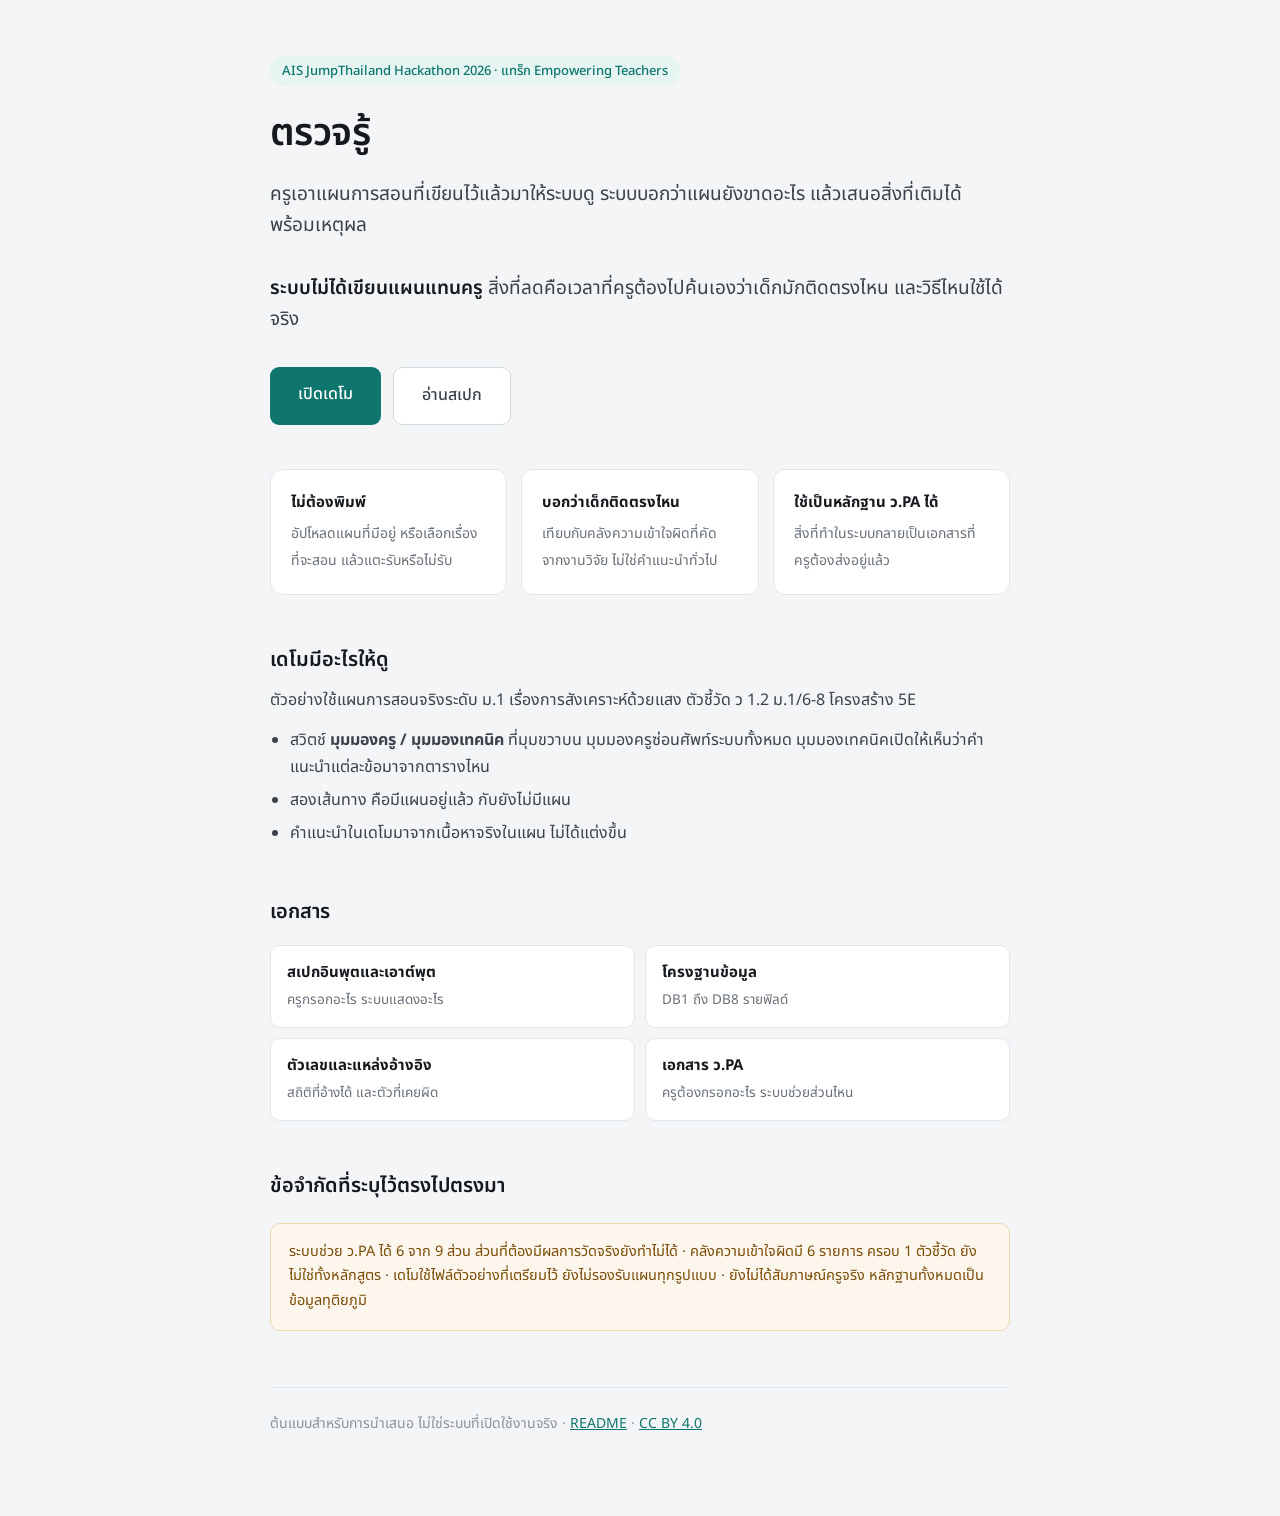
<file: index.html>
<!doctype html>
<html lang="th">
<head>
<meta charset="utf-8">
<meta name="viewport" content="width=device-width, initial-scale=1">
<title>ตรวจรู้ — ผู้ช่วยตรวจแผนการสอนวิทยาศาสตร์</title>
<meta name="description" content="ครูเอาแผนการสอนที่เขียนไว้แล้วมาให้ระบบตรวจ ระบบบอกว่าหน่วยนี้นักเรียนมักติดตรงไหน แล้วเสนอสิ่งที่เติมได้">
<meta property="og:title" content="ตรวจรู้ — ผู้ช่วยตรวจแผนการสอนวิทยาศาสตร์">
<meta property="og:description" content="AIS JumpThailand Hackathon 2026 · แทร็ก Empowering Teachers">
<link rel="preconnect" href="https://fonts.googleapis.com">
<link rel="preconnect" href="https://fonts.gstatic.com" crossorigin>
<link href="https://fonts.googleapis.com/css2?family=Be+Vietnam+Pro:wght@400;500;600&family=Noto+Sans+Thai:wght@400;500;600&display=swap" rel="stylesheet">
<style>
*{box-sizing:border-box;margin:0;padding:0}
body{font-family:'Noto Sans Thai','Be Vietnam Pro',sans-serif;background:#f4f5f7;color:#16191d;line-height:1.7;font-size:16px}
.wrap{max-width:780px;margin:0 auto;padding:56px 20px 80px}
.tag{display:inline-block;font-size:13px;color:#0f766e;background:#e6f5f2;padding:4px 12px;border-radius:20px;font-weight:500}
h1{font-size:38px;font-weight:600;letter-spacing:-.6px;margin-top:16px}
.sub{font-size:19px;color:#3b424b;margin-top:12px;line-height:1.65}
.sub b{font-weight:600;color:#16191d}
.cta{display:flex;gap:12px;flex-wrap:wrap;margin-top:32px}
a.btn{display:inline-block;background:#0f766e;color:#fff;text-decoration:none;padding:14px 28px;border-radius:9px;font-size:16px;font-weight:500}
a.btn:hover{background:#0c5f58}
a.btn.g{background:#fff;color:#3b424b;border:1px solid #d3d8de}
a.btn.g:hover{border-color:#0f766e;color:#0f766e}
.grid{display:grid;grid-template-columns:1fr 1fr 1fr;gap:14px;margin-top:44px}
.c{background:#fff;border:1px solid #e2e5ea;border-radius:12px;padding:20px}
.c b{display:block;font-size:15px;margin-bottom:5px}
.c span{font-size:14px;color:#69707a}
h2{font-size:20px;font-weight:600;margin-top:48px}
p{margin-top:10px;color:#3b424b}
ul{margin-top:12px;padding-left:20px;color:#3b424b}
li{margin-top:6px}
.links{display:grid;grid-template-columns:1fr 1fr;gap:10px;margin-top:16px}
a.doc{display:block;background:#fff;border:1px solid #e2e5ea;border-radius:10px;padding:14px 16px;text-decoration:none;color:#16191d}
a.doc:hover{border-color:#0f766e}
a.doc b{display:block;font-size:15px}
a.doc span{font-size:13.5px;color:#69707a}
.note{background:#fdf6ec;border:1px solid #f0d9b0;border-radius:10px;padding:16px 18px;margin-top:20px;font-size:14.5px;color:#7a4c08}
footer{margin-top:56px;padding-top:24px;border-top:1px solid #e2e5ea;font-size:14px;color:#8b929c}
footer a{color:#0f766e}
@media(max-width:640px){.grid,.links{grid-template-columns:1fr}h1{font-size:30px}}
</style>
</head>
<body>
<div class="wrap">

  <span class="tag">AIS JumpThailand Hackathon 2026 · แทร็ก Empowering Teachers</span>
  <h1>ตรวจรู้</h1>
  <div class="sub">
    ครูเอาแผนการสอนที่เขียนไว้แล้วมาให้ระบบดู ระบบบอกว่าแผนยังขาดอะไร แล้วเสนอสิ่งที่เติมได้ พร้อมเหตุผล<br><br>
    <b>ระบบไม่ได้เขียนแผนแทนครู</b> สิ่งที่ลดคือเวลาที่ครูต้องไปค้นเองว่าเด็กมักติดตรงไหน และวิธีไหนใช้ได้จริง
  </div>

  <div class="cta">
    <a class="btn" href="prototype/">เปิดเดโม</a>
    <a class="btn g" href="docs/design/input-output-spec.md">อ่านสเปก</a>
  </div>

  <div class="grid">
    <div class="c"><b>ไม่ต้องพิมพ์</b><span>อัปโหลดแผนที่มีอยู่ หรือเลือกเรื่องที่จะสอน แล้วแตะรับหรือไม่รับ</span></div>
    <div class="c"><b>บอกว่าเด็กติดตรงไหน</b><span>เทียบกับคลังความเข้าใจผิดที่คัดจากงานวิจัย ไม่ใช่คำแนะนำทั่วไป</span></div>
    <div class="c"><b>ใช้เป็นหลักฐาน ว.PA ได้</b><span>สิ่งที่ทำในระบบกลายเป็นเอกสารที่ครูต้องส่งอยู่แล้ว</span></div>
  </div>

  <h2>เดโมมีอะไรให้ดู</h2>
  <p>ตัวอย่างใช้แผนการสอนจริงระดับ ม.1 เรื่องการสังเคราะห์ด้วยแสง ตัวชี้วัด ว 1.2 ม.1/6-8 โครงสร้าง 5E</p>
  <ul>
    <li>สวิตช์ <b>มุมมองครู / มุมมองเทคนิค</b> ที่มุมขวาบน มุมมองครูซ่อนศัพท์ระบบทั้งหมด มุมมองเทคนิคเปิดให้เห็นว่าคำแนะนำแต่ละข้อมาจากตารางไหน</li>
    <li>สองเส้นทาง คือมีแผนอยู่แล้ว กับยังไม่มีแผน</li>
    <li>คำแนะนำในเดโมมาจากเนื้อหาจริงในแผน ไม่ได้แต่งขึ้น</li>
  </ul>

  <h2>เอกสาร</h2>
  <div class="links">
    <a class="doc" href="docs/design/input-output-spec.md"><b>สเปกอินพุตและเอาต์พุต</b><span>ครูกรอกอะไร ระบบแสดงอะไร</span></a>
    <a class="doc" href="docs/design/database-schema.md"><b>โครงฐานข้อมูล</b><span>DB1 ถึง DB8 รายฟิลด์</span></a>
    <a class="doc" href="docs/evidence/statistics-and-sources.md"><b>ตัวเลขและแหล่งอ้างอิง</b><span>สถิติที่อ้างได้ และตัวที่เคยผิด</span></a>
    <a class="doc" href="docs/evidence/pa-documents-explained.md"><b>เอกสาร ว.PA</b><span>ครูต้องกรอกอะไร ระบบช่วยส่วนไหน</span></a>
  </div>

  <h2>ข้อจำกัดที่ระบุไว้ตรงไปตรงมา</h2>
  <div class="note">
    ระบบช่วย ว.PA ได้ 6 จาก 9 ส่วน ส่วนที่ต้องมีผลการวัดจริงยังทำไม่ได้ ·
    คลังความเข้าใจผิดมี 6 รายการ ครอบ 1 ตัวชี้วัด ยังไม่ใช่ทั้งหลักสูตร ·
    เดโมใช้ไฟล์ตัวอย่างที่เตรียมไว้ ยังไม่รองรับแผนทุกรูปแบบ ·
    ยังไม่ได้สัมภาษณ์ครูจริง หลักฐานทั้งหมดเป็นข้อมูลทุติยภูมิ
  </div>

  <footer>
    ต้นแบบสำหรับการนำเสนอ ไม่ใช่ระบบที่เปิดใช้งานจริง ·
    <a href="README.md">README</a> ·
    <a href="LICENSE">CC BY 4.0</a>
  </footer>

</div>
</body>
</html>
</file>
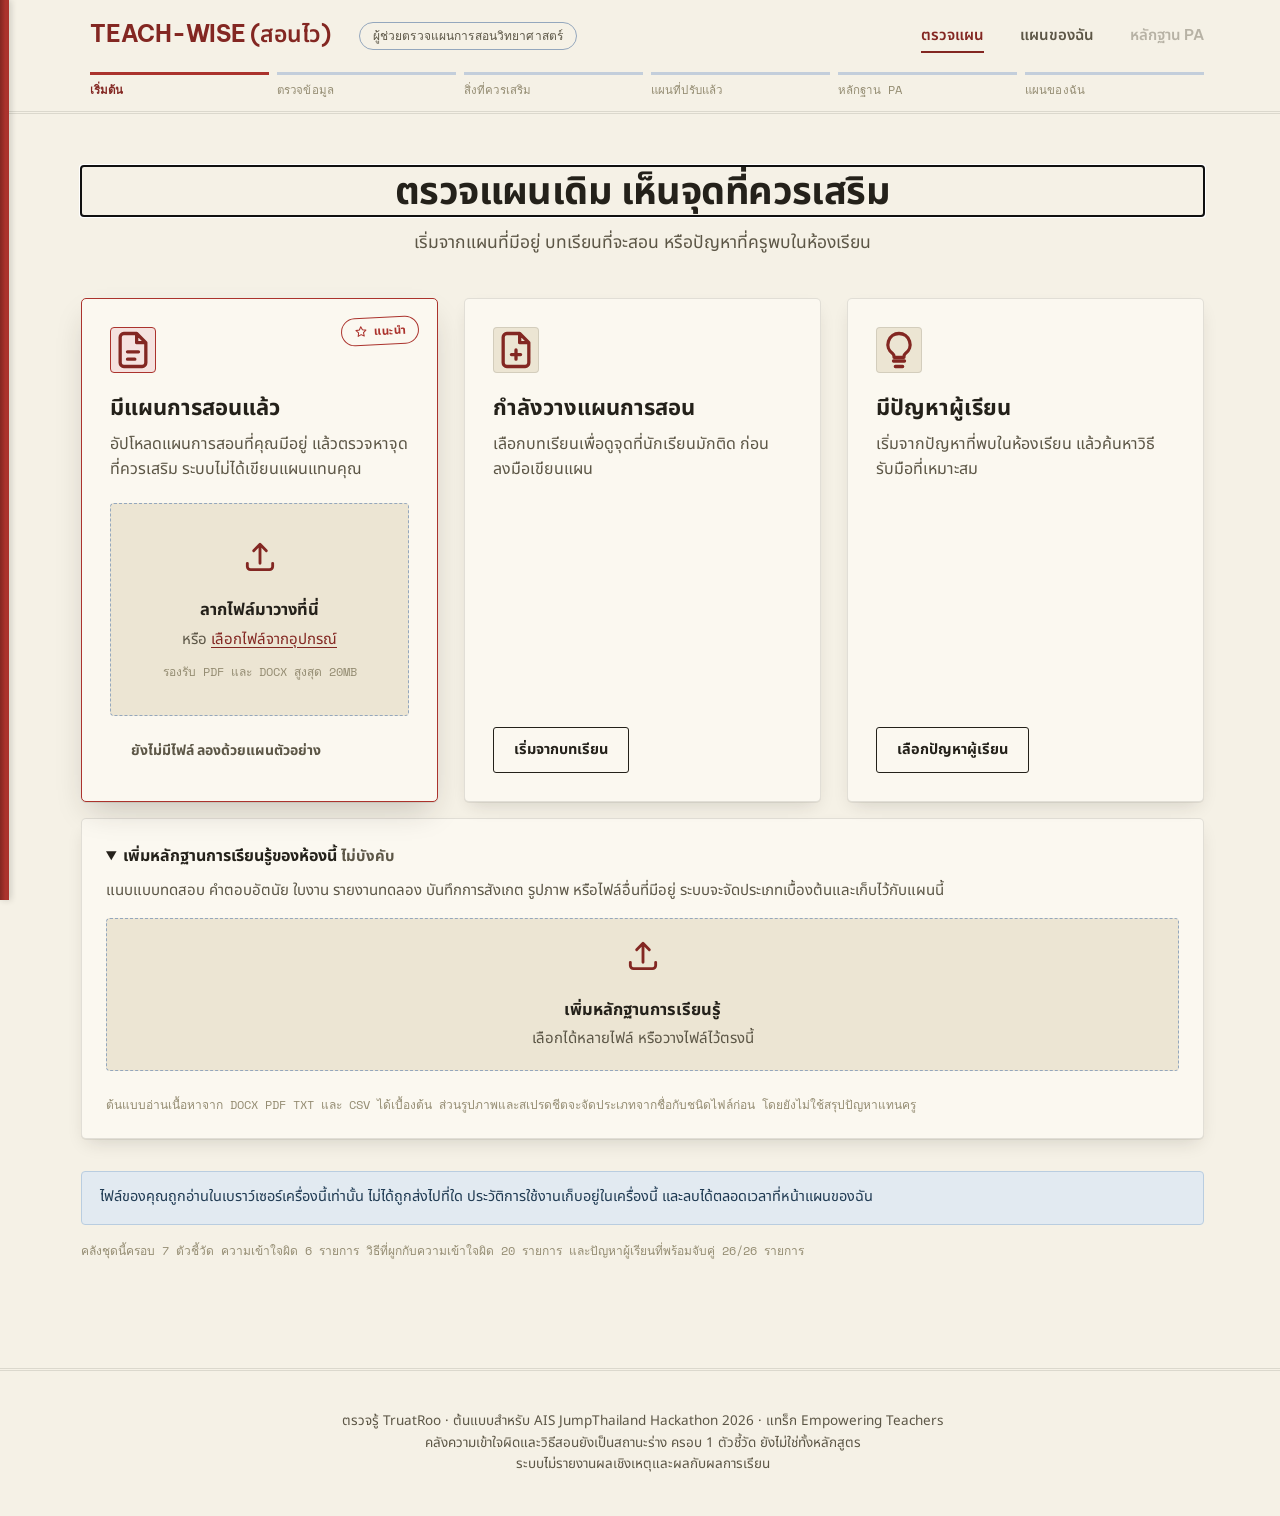
<file: prototype/index.html>
<!doctype html>
<html lang="th">
<head>
<meta charset="utf-8">
<meta name="viewport" content="width=device-width, initial-scale=1">
<title>ตรวจรู้ - ผู้ช่วยตรวจแผนการสอนวิทยาศาสตร์</title>
<meta name="description" content="ครูเอาแผนการสอนที่เขียนไว้แล้วมาให้ระบบตรวจ ระบบบอกว่าหน่วยนี้นักเรียนมักติดตรงไหน">
<link rel="preconnect" href="https://fonts.googleapis.com">
<link rel="preconnect" href="https://fonts.gstatic.com" crossorigin>
<link href="https://fonts.googleapis.com/css2?family=Be+Vietnam+Pro:wght@400;500;600;700&family=Noto+Sans+Thai:wght@400;500;600;700&family=Space+Mono:wght@400;700&display=swap" rel="stylesheet">
<link rel="stylesheet" href="style.css">
</head>
<body>
<!--
THESIS: A finding is a ledger line you add, never a page you rewrite. The plan-diff
constraint stops being a rule and becomes the object itself.
OWN-WORLD: Ruled ledger paper (สมุดพก) — warm paper ground, blue-gray horizontal
rules, a red margin rule down the left, ink-black body, red/amber/green ink stamps
for status, near-square corners, tabular ledger numerals.
STORY: The teacher opens her ledger to today's plan. Each finding is a numbered
line; a red or amber stamp in the margin marks severity; accepting a line stamps
it in green ink; the ledger never erases, only appends.
FIRST VIEWPORT: Three record cards on ruled paper, the red margin rule running the
full page height, the recommended card carrying a rotated red ink stamp instead of
a floating badge.
FORM: assigned direction, index 7 of 7 grounded candidates ("school ledger /
สมุดพก"), seed key 4d03ca5e. Raised past a fold-reveal detail interaction (from a
declined origami challenger), deliberate dash marks for empty cells (from a
declined seven-segment challenger), and a single top-to-bottom stage axis ruling
row order (from a declined deep-dive challenger). No image generation is
available in this environment, so this build is code-led by contract: no comp
exists, and the FIRST VIEWPORT commitment above plus the fold-reveal signature
interaction are what the finish review audits in behavior.
FINISH: unreviewed and undocumented is unfinished; this build ends with the
finish review, the verdict, and DESIGN.md.
-->

<header>
  <div class="bar">
    <button type="button" class="brand" id="brandHome" aria-label="TEACH-WISE (สอนไว) กลับหน้าแรก">TEACH-WISE <span class="brand-th">(สอนไว)</span></button>
    <span class="tagline">ผู้ช่วยตรวจแผนการสอนวิทยาศาสตร์</span>
    <div class="spacer"></div>
    <nav class="main" aria-label="เมนูหลัก">
      <button type="button" id="navCheck" class="nav-link on">ตรวจแผน</button>
      <button type="button" id="navPlans" class="nav-link">แผนของฉัน</button>
      <button type="button" id="navPa" class="nav-link" aria-disabled="true">หลักฐาน PA</button>
    </nav>
  </div>
  <div class="progress"><div class="pbar" id="steps"></div></div>
</header>

<div class="wrap">

<!-- ============================================= 0. start -->
<section id="s0">
  <div class="hero">
    <h1>ตรวจแผนเดิม เห็นจุดที่ควรเสริม</h1>
    <p>เริ่มจากแผนที่มีอยู่ บทเรียนที่จะสอน หรือปัญหาที่ครูพบในห้องเรียน</p>
  </div>

  <div class="three-cards">
    <div class="entry lead-card">
      <span class="badge rec" id="recBadge">แนะนำ</span>
      <div class="ico" id="icoUpload"></div>
      <h3>มีแผนการสอนแล้ว</h3>
      <p class="why">อัปโหลดแผนการสอนที่คุณมีอยู่ แล้วตรวจหาจุดที่ควรเสริม
        ระบบไม่ได้เขียนแผนแทนคุณ</p>
      <div class="drop" id="drop" role="button" tabindex="0"
        aria-label="เลือกไฟล์แผนการสอน PDF หรือ DOCX">
        <div id="dropmsg"></div>
      </div>
      <input type="file" id="file" accept=".docx,.pdf" class="hide">
      <div class="row" style="margin-top:12px">
        <button class="btn ghost" id="trySample" style="font-size:14px">
          ยังไม่มีไฟล์ ลองด้วยแผนตัวอย่าง</button>
      </div>
    </div>

    <div class="entry">
      <div class="ico" id="icoNew"></div>
      <h3>กำลังวางแผนการสอน</h3>
      <p class="why">เลือกบทเรียนเพื่อดูจุดที่นักเรียนมักติด ก่อนลงมือเขียนแผน</p>
      <div class="row"><button class="btn secondary" id="toBlank">เริ่มจากบทเรียน</button></div>
    </div>

    <div class="entry">
      <div class="ico" id="icoProblem"></div>
      <h3>มีปัญหาผู้เรียน</h3>
      <p class="why">เริ่มจากปัญหาที่พบในห้องเรียน แล้วค้นหาวิธีรับมือที่เหมาะสม</p>
      <div class="row"><button class="btn secondary" id="toPick">เลือกปัญหาผู้เรียน</button></div>
    </div>
  </div>

  <details class="card evidence-upload" open>
    <summary>เพิ่มหลักฐานการเรียนรู้ของห้องนี้ <span class="muted">ไม่บังคับ</span></summary>
    <p class="muted" style="margin-top:10px">แนบแบบทดสอบ คำตอบอัตนัย ใบงาน รายงานทดลอง
      บันทึกการสังเกต รูปภาพ หรือไฟล์อื่นที่มีอยู่ ระบบจะจัดประเภทเบื้องต้นและเก็บไว้กับแผนนี้</p>
    <div class="drop compact" id="evidenceDrop" role="button" tabindex="0"
      aria-label="เลือกไฟล์หลักฐานการเรียนรู้หลายไฟล์">
      <div id="evidenceDropmsg"></div>
    </div>
    <input type="file" id="evidenceFiles" multiple
      accept=".docx,.pdf,.xlsx,.xls,.csv,.txt,.png,.jpg,.jpeg,.webp" class="hide">
    <div id="evidenceList" class="evidence-list" aria-live="polite"></div>
    <div class="tiny" style="margin-top:10px">ต้นแบบอ่านเนื้อหาจาก DOCX PDF TXT และ CSV ได้เบื้องต้น
      ส่วนรูปภาพและสเปรดชีตจะจัดประเภทจากชื่อกับชนิดไฟล์ก่อน โดยยังไม่ใช้สรุปปัญหาแทนครู</div>
  </details>

  <p class="muted" id="uploadcount" style="margin-top:24px"></p>

  <div id="fallback" class="card hide">
    <b>อ่านไฟล์นี้ไม่ได้</b>
    <p class="muted">เลือกตัวชี้วัดของหน่วยที่จะสอน แล้วเริ่มจากตรงนั้นได้เลย</p>
    <div class="row">
      <select id="fallbackCode"></select>
      <button class="btn primary" id="useFallback">เริ่มจากตัวชี้วัดนี้</button>
    </div>
  </div>

  <div class="notice info" style="margin-top:32px">
    ไฟล์ของคุณถูกอ่านในเบราว์เซอร์เครื่องนี้เท่านั้น ไม่ได้ถูกส่งไปที่ใด
    ประวัติการใช้งานเก็บอยู่ในเครื่องนี้ และลบได้ตลอดเวลาที่หน้าแผนของฉัน
  </div>
  <p class="tiny" id="libstat"></p>
</section>

<!-- ============================================= 0b. problem-first, step 1 -->
<section id="s0b" class="hide">
  <div class="crumb">
    <button type="button" class="crumb-link" id="cr1">หน้าแรก</button><span>›</span><b>ระบุปัญหา</b>
  </div>
  <div class="step-title">
    <h1>เลือกปัญหาที่พบในห้องเรียน</h1>
    <p>เลือกจากสิ่งที่ครูสังเกตได้ ระบบจะเชื่อมกับวิธีสอนให้เอง</p>
  </div>

  <div class="card">
    <div class="card-title" id="ttContent">เลือกเนื้อหาและรายวิชา</div>
    <div class="field-grid">
      <div><label for="pkGrade">ระดับชั้น</label><select id="pkGrade"></select></div>
      <div><label for="pkSubject">หนังสือเรียน/รายวิชา</label><select id="pkSubject"></select></div>
      <div><label for="pkStd">บทเรียน/หน่วยการเรียนรู้</label><select id="pkStd"></select></div>
    </div>
    <div id="pkCoverage" class="muted" style="margin-top:16px"></div>
  </div>

  <div class="card dev">
    <div class="card-title" id="ttComp">ระบุระดับพัฒนาการและสมรรถนะที่นักเรียนยังทำไม่ได้
      <span class="hint">มุมมองเทคนิค</span></div>

    <div class="notice info">Bloom, DOK และ PISA เป็นข้อมูลอ้างอิงสำหรับตรวจสอบโครงสร้างฐานข้อมูล
      ต้นแบบปัจจุบันยังไม่ใช้ตัวเลือกเหล่านี้จัดอันดับคำแนะนำ จึงไม่แสดงในเส้นทางใช้งานของครู</div>

    <div class="sub-title" id="ttBloom">Bloom's Taxonomy (ระดับการคิด)</div>
    <div class="chipgrid" id="pkBloom"></div>

    <hr class="sep">
    <div class="two-cards">
      <div>
        <div class="sub-title" id="ttDok">Depth of Knowledge (DOK)</div>
        <div class="chipgrid left" id="pkDok"></div>
      </div>
      <div>
        <div class="sub-title" id="ttPisa">PISA/OECD Science Skills</div>
        <div class="chipgrid left" id="pkPisa"></div>
      </div>
    </div>
  </div>

  <div class="card">
    <div class="card-title" id="ttProblem">สิ่งที่ครูสังเกตเห็น
      <span class="hint">เลือกได้มากกว่า 1 ข้อ</span></div>
    <p class="muted">ปัญหาถูกจัดเป็นกลุ่มเพื่อให้หาได้เร็วขึ้น เปิดเฉพาะกลุ่มที่ใกล้กับสิ่งที่เกิดขึ้นในห้อง</p>
    <div id="pkProblems" class="checks"></div>
  </div>

  <details class="card">
    <summary>บันทึกสิ่งที่สังเกตเพิ่มเติม (ไม่บังคับ)</summary>
    <p class="muted" style="margin-top:12px">ช่องนี้ไม่บังคับ และระบบไม่ได้ใช้ข้อความนี้ในการเลือกวิธีสอน
      ข้อความนี้ไม่ถูกใช้เลือกวิธีสอน แต่จะเก็บไว้ในเครื่องเพื่อช่วยร่างหลักฐาน ว.PA</p>
    <textarea id="pkNote" placeholder="เช่น นักเรียนสับสนระหว่างกระบวนการหายใจระดับเซลล์กับการสังเคราะห์ด้วยแสง"></textarea>
  </details>

  <div class="summary-bar" id="pkSummary"></div>

  <div class="step-nav">
    <button class="btn ghost" id="pkBack">← กลับหน้าเริ่มต้น</button>
    <button class="btn primary" id="pkGo" disabled>ดูคำแนะนำที่เหมาะกับปัญหานี้ →</button>
  </div>
</section>

<!-- ============================================= 0c. blank template -->
<section id="s0c" class="hide">
  <div class="crumb">
    <button type="button" class="crumb-link" id="cr2">หน้าแรก</button><span>›</span><b>เริ่มจากบทเรียน</b>
  </div>
  <div class="step-title">
    <h1>ดูจุดที่นักเรียนมักติดก่อนวางแผน</h1>
    <p>เลือกชั้น รายวิชา และบทเรียน ระบบจะแสดงปัญหาที่ควรเตรียมรับมือ โดยไม่เขียนแผนแทนครู</p>
  </div>
  <div class="card">
    <div class="card-title" id="ttContent2">เลือกเนื้อหาและรายวิชา</div>
    <div class="field-grid">
      <div><label for="bkGrade">ระดับชั้น</label><select id="bkGrade"></select></div>
      <div><label for="bkSubject">หนังสือเรียน/รายวิชา</label><select id="bkSubject"></select></div>
      <div><label for="bkStd">บทเรียน/หน่วยการเรียนรู้</label><select id="bkStd"></select></div>
    </div>
    <div id="bkCoverage" class="muted" style="margin-top:16px"></div>
  </div>
  <div class="step-nav">
    <button class="btn ghost" id="bkBack">← ย้อนกลับ</button>
    <button class="btn primary" id="bkGo">ดูปัญหาและวิธีที่แนะนำ →</button>
  </div>
</section>

<!-- ============================================= 1. confirm -->
<section id="s1" class="hide">
  <div class="hero">
    <h1>ตรวจสิ่งที่ระบบอ่านจากแผน</h1>
    <p>ช่องที่ต้องตรวจจะแสดงก่อน ส่วนช่องที่อ่านได้ชัดพับเก็บไว้ให้เปิดดูได้</p>
  </div>
  <div id="confirmBody"></div>
  <div class="row" style="margin-top:24px">
    <button class="btn primary" id="confirmGo">ตรวจแผนต่อ</button>
    <button class="btn ghost" id="confirmBack">ใช้ไฟล์อื่น</button>
  </div>
</section>

<!-- ============================================= 2. findings -->
<section id="s2" class="hide">
  <div class="hero">
    <h1>ปัญหาที่พบและวิธีที่แนะนำ</h1>
    <p>แสดงสูงสุด 3 เรื่องที่สำคัญที่สุด ครูเป็นผู้เลือกว่าจะนำไปใช้หรือไม่</p>
  </div>
  <div id="findings"></div>
</section>

<!-- ============================================= 2d. detail -->
<section id="s2d" class="hide"><div id="detailBody"></div></section>

<!-- ============================================= 3. adjusted plan -->
<section id="s3" class="hide">
  <div class="hero">
    <h1>แผนเดิมพร้อมส่วนที่เลือกเสริม</h1>
    <p>เปรียบเทียบสิ่งที่ครูเขียนไว้กับข้อเสนอที่ครูเลือก ระบบไม่เขียนแผนใหม่แทน</p>
  </div>
  <div id="planBody"></div>
</section>

<!-- ============================================= 4. PA -->
<section id="s4" class="hide">
  <div class="hero">
    <h1>หลักฐานสำหรับประเด็นท้าทาย (PA)</h1>
    <p>ร่างจากสิ่งที่คุณเลือกไว้จริง ไม่ได้แต่งขึ้นใหม่</p>
  </div>
  <div id="paBody"></div>
</section>

<!-- ============================================= 5. history -->
<section id="s5" class="hide">
  <div class="hero">
    <h1>แผนของฉัน</h1>
    <p>ระบบเรียนจากปุ่มที่คุณกด ไม่ได้ขอให้กรอกข้อมูลเพิ่ม</p>
  </div>
  <div id="histBody"></div>
</section>

</div>

<footer>
  ตรวจรู้ TruatRoo · ต้นแบบสำหรับ AIS JumpThailand Hackathon 2026 · แทร็ก Empowering Teachers<br>
  คลังความเข้าใจผิดและวิธีสอนยังเป็นสถานะร่าง ครอบ 1 ตัวชี้วัด ยังไม่ใช่ทั้งหลักสูตร<br>
  ระบบไม่รายงานผลเชิงเหตุและผลกับผลการเรียน
</footer>

<script type="module" src="app.js"></script>
</body>
</html>
</file>
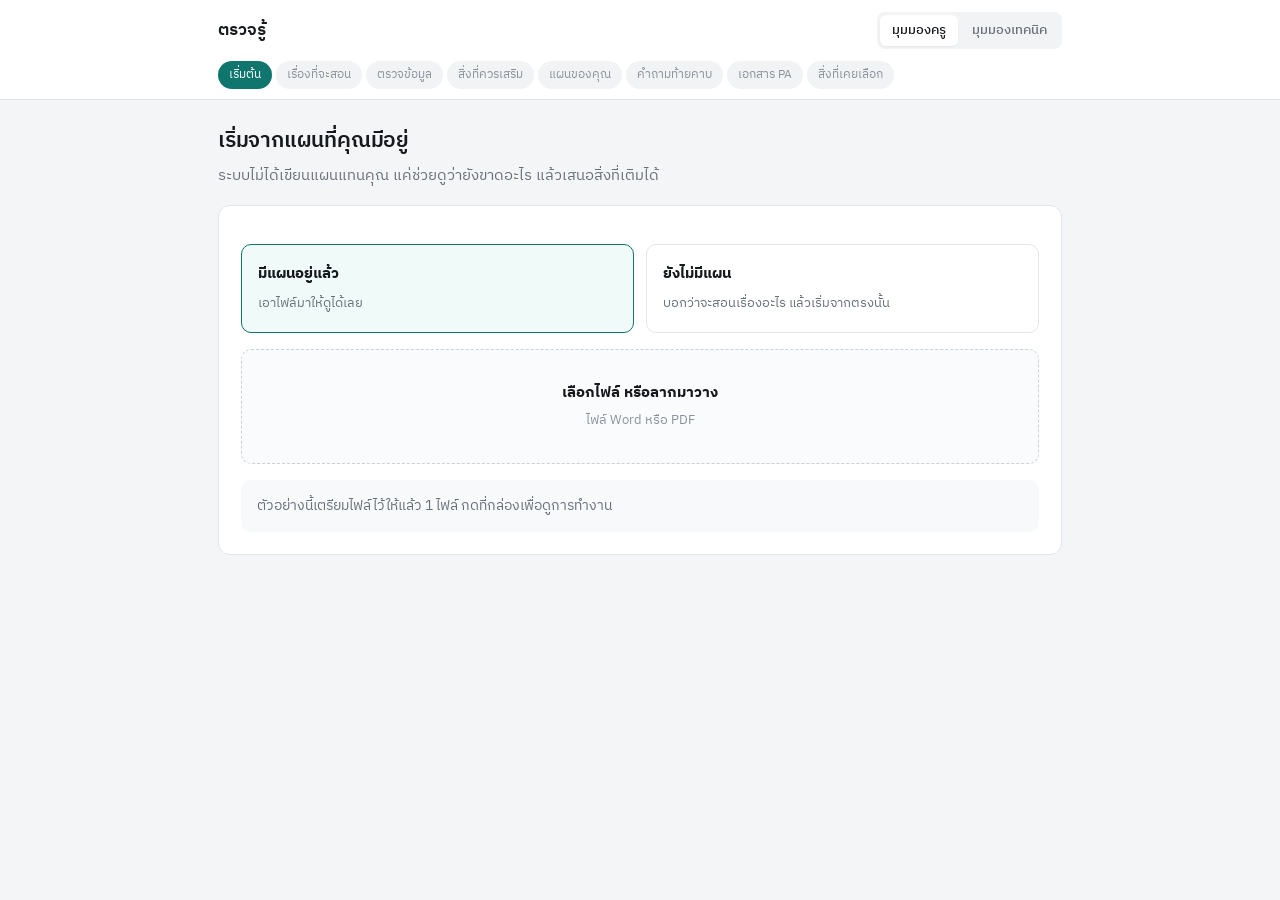
<file: prototype/mock.html>
<!DOCTYPE html>
<html lang="th"><head><meta charset="utf-8">
<meta name="viewport" content="width=device-width,initial-scale=1">
<title>ตรวจรู้ — ผู้ช่วยตรวจแผนการสอน</title>
<link href="https://fonts.googleapis.com/css2?family=IBM+Plex+Sans+Thai:wght@400;500;600&display=swap" rel="stylesheet">
<style>
*{box-sizing:border-box;margin:0;padding:0}
body{font-family:'IBM Plex Sans Thai',sans-serif;background:#f4f5f7;color:#16191d;line-height:1.7;font-size:16px}
.top{background:#fff;border-bottom:1px solid #e2e5ea;position:sticky;top:0;z-index:20}
.topin{max-width:880px;margin:0 auto;padding:12px 18px;display:flex;align-items:center;gap:14px}
.brand{font-weight:600;font-size:17px;white-space:nowrap}
.toggle{margin-left:auto;display:flex;background:#f1f3f5;border-radius:8px;padding:3px;gap:2px}
.toggle button{background:none;border:0;font-family:inherit;font-size:12.5px;padding:5px 12px;border-radius:6px;cursor:pointer;color:#69707a}
.toggle button.on{background:#fff;color:#16191d;font-weight:500;box-shadow:0 1px 2px rgba(0,0,0,.06)}
.steps{max-width:880px;margin:0 auto;padding:0 18px 10px;display:flex;gap:4px;flex-wrap:wrap}
.sdot{font-size:12px;padding:4px 11px;border-radius:20px;color:#8b929c;background:#f1f3f5;cursor:pointer;white-space:nowrap}
.sdot.on{background:#0f766e;color:#fff}.sdot.done{background:#e6f5f2;color:#0f766e}
.wrap{max-width:880px;margin:0 auto;padding:24px 18px 90px}
h2{font-size:21px;font-weight:600;letter-spacing:-.2px}
.lead{color:#69707a;font-size:14.5px;margin-top:4px}
.card{background:#fff;border:1px solid #e2e5ea;border-radius:12px;padding:22px;margin-top:16px}
.paths{display:grid;grid-template-columns:1fr 1fr;gap:12px;margin-top:16px}
.path{border:1.5px solid #e2e5ea;border-radius:10px;padding:16px;cursor:pointer}
.path:hover{border-color:#0f766e}.path.on{border-color:#0f766e;background:#f0faf8}
.path b{display:block;font-size:15px;margin-bottom:3px}.path span{font-size:13px;color:#69707a}
.drop{border:1.5px dashed #cbd1d9;border-radius:10px;padding:30px;text-align:center;margin-top:16px;cursor:pointer;background:#fafbfc}
.drop:hover{border-color:#0f766e;background:#f0faf8}
.drop b{display:block;font-size:15px}.drop span{font-size:13px;color:#8b929c}
button{background:#0f766e;color:#fff;border:0;padding:12px 22px;border-radius:8px;font-family:inherit;font-size:15px;font-weight:500;cursor:pointer}
button.ghost{background:#fff;color:#3b424b;border:1px solid #d3d8de}
button.ghost:hover{border-color:#0f766e;color:#0f766e}
button.sm{padding:8px 16px;font-size:14px}
button.link{background:none;border:0;color:#0f766e;padding:8px 4px;font-size:14px;text-decoration:underline}
.row{display:flex;gap:10px;flex-wrap:wrap;align-items:center;margin-top:20px}
.spacer{flex:1}
.fld{border-top:1px solid #eef0f3;padding:12px 0;display:grid;grid-template-columns:140px 1fr auto;gap:14px;align-items:start}
.fld:first-of-type{border-top:0}
.fk{font-size:13.5px;color:#69707a}
.chk{font-size:12.5px;white-space:nowrap;padding:2px 9px;border-radius:5px;height:fit-content}
.ok{background:#e6f5f2;color:#0f6e56}.ask{background:#fdf1e0;color:#8a5308}
/* ---- findings, teacher-first ---- */
.f{background:#fff;border:1px solid #e2e5ea;border-radius:12px;padding:0;margin-top:14px;overflow:hidden}
.fbar{height:3px}
.fbar.a{background:#d1584f}.fbar.b{background:#d99329}.fbar.c{background:#b4b2a9}
.fin{padding:20px 22px}
.flab{font-size:12.5px;font-weight:500;color:#8b929c}
.fh{font-size:17px;font-weight:600;margin:6px 0 10px;line-height:1.45}
.fp{font-size:15px;color:#3b424b}
.fp+.fp{margin-top:7px}
.sug{background:#f4f8f7;border-radius:9px;padding:14px 16px;margin-top:14px}
.sug .lb{font-size:12.5px;color:#0f766e;font-weight:500}
.sug .tx{font-size:15px;margin-top:3px}
.sug .tm{font-size:13px;color:#69707a;margin-top:5px}
.dev{background:#fbfbfc;border-top:1px dashed #e2e5ea;padding:11px 22px;font-size:12.5px;color:#69707a;font-family:ui-monospace,monospace}
.dev b{color:#3b424b;font-weight:500}
.done-in{background:#f0faf8;color:#0f6e56;padding:11px 22px;font-size:14px;border-top:1px solid #e2e5ea}
.done-out{background:#f7f8f9;color:#69707a;padding:11px 22px;font-size:14px;border-top:1px solid #e2e5ea}
.f.off{opacity:.5}
.act{border-left:2px solid #e2e5ea;padding:9px 0 9px 14px;margin-top:10px}
.act .st{font-size:13px;color:#0f766e;font-weight:500}
.act .tx{font-size:14.5px;color:#3b424b}
.act.ins{border-left-color:#1d9e75;background:#f4faf8;border-radius:0 8px 8px 0;padding-right:14px}
.act.warn{border-left-color:#d99329}
.newtag{font-size:11.5px;background:#1d9e75;color:#fff;padding:1px 8px;border-radius:4px;margin-left:7px}
.item{border:1px solid #e2e5ea;border-radius:9px;padding:14px 16px;margin-top:11px}
.opt{padding:4px 0;font-size:14.5px;color:#3b424b}
.opt .m{font-size:12.5px;color:#8b929c}
.opt.good{color:#0f6e56}
.note{font-size:14px;color:#69707a;background:#f8f9fb;border-radius:9px;padding:14px 16px;margin-top:16px}
.note.w{background:#fdf6ec;color:#7a4c08}
table{width:100%;border-collapse:collapse;margin-top:14px;font-size:14.5px}
th,td{text-align:left;padding:10px 8px;border-bottom:1px solid #eef0f3;vertical-align:top}
th{font-size:13px;color:#69707a;font-weight:500}
.y{color:#0f6e56;font-weight:500}.n{color:#8f1d1d}.p{color:#8a5308}
.modal{position:absolute;left:0;right:0;top:0;bottom:0;background:rgba(20,24,28,.45);display:flex;align-items:center;justify-content:center;z-index:40}
.mbox{background:#fff;border-radius:12px;padding:24px;max-width:420px;width:92%}
.mbox label{display:block;padding:11px 13px;border:1px solid #e2e5ea;border-radius:8px;margin-top:9px;font-size:15px;cursor:pointer}
.mbox label:hover{border-color:#0f766e;background:#f0faf8}
.fld2{margin-top:14px}.fld2:first-child{margin-top:0}
.fld2 label{display:block;font-size:14px;font-weight:500;margin-bottom:6px}
.fld2 select{width:100%;padding:11px 13px;border:1px solid #d5d9df;border-radius:8px;font-family:inherit;font-size:15px;background:#fff}
.fld2 select:disabled{background:#f3f4f6;color:#9ca3af}
.hint{font-size:13px;color:#8b929c;margin-top:5px}
.hide{display:none}
.hist{border:1px solid #e2e5ea;border-radius:9px;padding:13px 15px;margin-top:10px;font-size:14.5px}
.hd{display:flex;justify-content:space-between;align-items:center;gap:12px;flex-wrap:wrap}
.mem{background:#fdf6ec;border:1px solid #f0d9b0;border-radius:10px;padding:15px 17px;margin-top:14px;font-size:14.5px;color:#7a4c08}
.devonly{display:none}
body.devmode .devonly{display:block}
body.devmode .dev{display:block}
.dev{display:none}
@media(max-width:700px){.paths{grid-template-columns:1fr}.fld{grid-template-columns:1fr;gap:4px}}
</style></head><body>

<div class="top">
 <div class="topin">
  <div class="brand">ตรวจรู้</div>
  <div class="toggle">
   <button id="tv" class="on" onclick="mode(0)">มุมมองครู</button>
   <button id="dv" onclick="mode(1)">มุมมองเทคนิค</button>
  </div>
 </div>
 <div class="steps" id="steps"></div>
</div>

<div class="wrap">

<div id="s0">
 <h2>เริ่มจากแผนที่คุณมีอยู่</h2>
 <div class="lead">ระบบไม่ได้เขียนแผนแทนคุณ แค่ช่วยดูว่ายังขาดอะไร แล้วเสนอสิ่งที่เติมได้</div>
 <div class="card">
  <div class="paths">
   <div class="path on" data-p="have"><b>มีแผนอยู่แล้ว</b><span>เอาไฟล์มาให้ดูได้เลย</span></div>
   <div class="path" data-p="none"><b>ยังไม่มีแผน</b><span>บอกว่าจะสอนเรื่องอะไร แล้วเริ่มจากตรงนั้น</span></div>
  </div>
  <div id="dropbox"><div class="drop" onclick="go('s1')"><b>เลือกไฟล์ หรือลากมาวาง</b><span>ไฟล์ Word หรือ PDF</span></div>
  <div class="note">ตัวอย่างนี้เตรียมไฟล์ไว้ให้แล้ว 1 ไฟล์ กดที่กล่องเพื่อดูการทำงาน</div></div>
  <div id="gonew" class="hide"><div class="row"><button onclick="go('s0b')">บอกว่าจะสอนเรื่องอะไร</button></div>
  <div class="note">ไม่ต้องมีไฟล์ ตอบ 3 ถึง 5 ข้อ แล้วระบบเสนอองค์ประกอบให้</div></div>
 </div>
</div>


<div id="s0b" class="hide">
 <h2>จะสอนเรื่องอะไร</h2>
 <div class="lead">บอกแค่นี้ก็พอ ระบบจะเสนอองค์ประกอบที่ควรมีให้ ไม่ต้องมีแผนมาก่อน</div>
 <div class="card">
  <div class="fld2"><label>ระดับชั้น</label><select id="q_grade"></select></div>
  <div class="fld2"><label>สาระการเรียนรู้</label><select id="q_strand"></select></div>
  <div class="fld2"><label>มาตรฐาน</label><select id="q_std" disabled></select></div>
  <div class="fld2"><label>เรื่องที่จะสอน</label><select id="q_ind" disabled></select></div>
 </div>
 <div class="card">
  <div class="fld2"><label>เจอปัญหาอะไรในห้อง</label>
   <select id="q_prob"></select>
   <div class="hint">เลือกข้อที่ใกล้เคียงที่สุด ระบบใช้ข้อนี้เลือกวิธีสอนให้</div></div>
 </div>
 <div class="card">
  <div style="font-size:14px;color:#69707a;margin-bottom:4px">สองข้อนี้ข้ามได้ ถ้ายังไม่แน่ใจ</div>
  <div class="fld2"><label>อยากให้เด็กทำได้ถึงระดับไหน</label><select id="q_bloom"></select></div>
  <div class="fld2"><label>ทักษะที่อยากเน้น</label><select id="q_skill"></select></div>
 </div>
 <div class="row"><button onclick="build()">ดูข้อเสนอ</button>
  <button class="ghost" onclick="go('s0')">กลับ</button></div>
</div>

<div id="s1" class="hide">
 <h2>ขอเช็กก่อนว่าอ่านถูก</h2>
 <div class="lead">ถ้าตรงไหนไม่ตรง แก้ได้เลย ระบบจะไม่เดาเอาเองในส่วนที่อ่านไม่ชัด</div>
 <div class="card" id="pv"></div>
 <div class="note w" id="parsewarn">ไฟล์นี้ฝังฟอนต์แบบที่ทำให้ตัวอักษรบางตัวหายไปตอนอ่าน ระบบจึงถามยืนยันในส่วนที่ไม่มั่นใจ แทนที่จะเดา</div>
 <div class="row"><button onclick="go('s2')">ถูกแล้ว ดูต่อ</button><button class="ghost" onclick="go('s0')">เปลี่ยนไฟล์</button></div>
</div>

<div id="s2" class="hide">
 <div class="card"><div class="hd" id="fh"></div></div>
 <div id="mem" class="mem hide">ระบบเคยอ่านแผนของคุณมาแล้ว 5 แผน เลยเทียบกับสิ่งที่คุณเคยทำได้ด้วย ข้อสุดท้ายมาจากตรงนั้น</div>
 <div id="fl"></div>
 <div class="row">
  <button onclick="go('s3')">ดูแผนที่เติมแล้ว</button>
  <button class="ghost" onclick="go('s4')">คำถามท้ายคาบ</button>
  <button class="ghost" onclick="go('s5')">เอกสาร PA</button>
  <div class="spacer"></div>
  <button class="link" onclick="sim()">ลองดูตอนใช้ครั้งที่ 6</button>
 </div>
</div>

<div id="s2d" class="hide"></div>

<div id="s3" class="hide">
 <h2>แผนของคุณ ที่เติมส่วนที่ขาดแล้ว</h2>
 <div class="lead">สีเขียวคือส่วนที่เพิ่มเข้าไป ที่เหลือเป็นของเดิมทุกตัวอักษร</div>
 <div class="card"><div class="hd" id="tm" style="font-size:14px;color:#69707a"></div><div id="pl" style="margin-top:12px"></div></div>
 <div class="note">ระบบไม่เขียนแผนใหม่ให้ เพราะคุณต้องเอาแผนนี้ไปอธิบายต่อหน้าคณะกรรมการ มันควรเป็นภาษาของคุณ</div>
 <div class="row"><button>ดาวน์โหลดไฟล์ Word</button><button class="ghost" onclick="go('s4')">ดูคำถามท้ายคาบ</button></div>
</div>

<div id="s4" class="hide">
 <h2>คำถามท้ายคาบ</h2>
 <div class="lead">ใช้เช็กว่าที่สอนไปวันนี้ติดหรือไม่ติด ก่อนจะขึ้นเรื่องใหม่</div>
 <div class="card" id="it"></div>
 <div class="note">ตัวเลือกที่ผิดในแต่ละข้อไม่ได้สุ่มมา แต่ละตัวตรงกับความเข้าใจผิดคนละแบบ ถ้าเด็กเลือกข้อไหนเยอะ คุณจะรู้ทันทีว่าต้องย้อนตรงไหน</div>
 <div class="row"><button>พิมพ์</button><button class="ghost" onclick="go('s5')">ดูเอกสาร PA</button></div>
</div>

<div id="s5" class="hide">
 <h2>เอกสารที่เอาไปใช้กับ ว.PA ได้</h2>
 <div class="lead">จากสิ่งที่ทำในรอบนี้ ใช้ได้กับส่วนไหนบ้าง</div>
 <div class="card"><table id="pa"></table></div>
 <div class="note w">ระบบช่วยได้ 6 จาก 9 ส่วน ไม่ได้ทำ PA ให้ทั้งหมด ส่วนที่ต้องมีผลการวัดจริงยังต้องรอ</div>
 <div class="row"><button>ส่งออก PDF</button><button class="ghost" onclick="go('s6')">ดูสิ่งที่เคยเลือกไว้</button></div>
</div>

<div id="s6" class="hide">
 <h2>สิ่งที่คุณเคยเลือกไว้</h2>
 <div class="lead">ระบบจำไว้ว่าคุณรับอะไรและไม่รับอะไร ครั้งหน้าจะได้ไม่เสนอซ้ำในสิ่งที่คุณบอกว่าใช้ไม่ได้</div>
 <div class="card" id="hl"></div>
 <div class="note">ตอนกดไม่เอา ระบบให้เลือกเหตุผลจากรายการแทนที่จะให้พิมพ์ เพราะถ้าคุณบอกว่าไม่มีอุปกรณ์บ่อยๆ มันจะเลิกเสนอวิธีที่ต้องใช้อุปกรณ์ไปเอง โดยคุณไม่ต้องมาตั้งค่าอะไร</div>
 <div class="card devonly" style="border-style:dashed;opacity:.75">
  <div style="font-weight:600">ยังไม่ได้สร้าง · วัดผลก่อนและหลัง</div>
  <div style="font-size:14px;margin-top:6px;color:#3b424b">เก็บผลคำถามท้ายคาบเข้าระบบ แล้วเทียบกับตัวชี้วัดเดิม เพื่อบันทึกว่าวิธีที่เลือกได้ผลกับห้องนี้จริงหรือไม่ ส่วนนี้คือที่มาของหลักฐานเชิงปริมาณในประเด็นท้าทาย และเป็นสิ่งที่ทำให้ระบบไม่เสนอวิธีที่เคยล้มเหลวซ้ำ</div>
 </div>
</div>

</div>

<div id="modal" class="modal hide"><div class="mbox">
 <div style="font-weight:600;font-size:17px">ไม่เอาเพราะอะไร</div>
 <div style="font-size:14px;color:#69707a">เลือกได้เลย ไม่ต้องพิมพ์</div>
 <label onclick="rej('เวลาไม่พอ')">เวลาไม่พอ</label>
 <label onclick="rej('ไม่มีอุปกรณ์')">ไม่มีอุปกรณ์</label>
 <label onclick="rej('ไม่เหมาะกับห้องนี้')">ไม่เหมาะกับห้องนี้</label>
 <label onclick="rej('ไม่เห็นด้วยกับวิธีนี้')">ไม่เห็นด้วยกับวิธีนี้</label>
 <div class="row"><button class="ghost" onclick="document.getElementById('modal').classList.add('hide')">ปิด</button></div>
</div></div>

<script>
const P={unit:"หน่วยที่ 4 การดำรงชีวิตของพืช",name:"การสังเคราะห์ด้วยแสง",
 grade:"ม.1",periods:1,min:50,
 curr:["ว 1.2 ม.1/6","ว 1.2 ม.1/7","ว 1.2 ม.1/8"],
 obj:["อธิบายปัจจัยที่จำเป็นในการสังเคราะห์ด้วยแสงและผลผลิตที่ได้ (K)",
      "สังเกตและแยกได้ว่าบริเวณใดเกิดและไม่เกิดการสังเคราะห์ด้วยแสง (P)",
      "เห็นความสำคัญของการสังเคราะห์ด้วยแสงต่อสิ่งมีชีวิตและสิ่งแวดล้อม (A)"],
 acts:[{s:"1 สร้างความสนใจ",m:5,x:"ถามคำถามนำ 4 ข้อ เช่น หลังจากพืชงอกแล้ว พืชใช้อาหารจากแหล่งใดในการเจริญเติบโต"},
       {s:"2 สำรวจและค้นหา",m:20,x:"ดูวีดิทัศน์ 2 เรื่อง แล้วแจกใบความรู้และอธิบายเพิ่มเติม"},
       {s:"3 อธิบายและลงข้อสรุป",m:0,x:"แบ่งกลุ่ม 3 กลุ่ม เล่นเกม Kahoot! แบบทีม 10 ข้อ"},
       {s:"4 ขยายความรู้",m:0,x:"ดูคลิปปัญหาสิ่งแวดล้อม แล้วเชื่อมโยงกับภาวะโลกร้อน"},
       {s:"5 ประเมิน",m:0,x:"ใช้คะแนนจากเกม Kahoot! ในขั้นที่ 3"}],
 mat:["ใบความรู้","สไลด์","เกม Kahoot!"]};

const F=[
{id:"F1",lv:"a",lab:"ควรเติมมากที่สุด",
 h:"เฉลยในขั้นสร้างความสนใจ อาจทำให้เด็กเข้าใจผิดมากขึ้น",
 p:["คำถามข้อ 2 ถามว่าพืชใช้อาหารจากแหล่งใด เฉลยที่เขียนไว้คือ <b>รากดูดซึมน้ำและสารอาหารจากดิน</b>",
    "คำว่าสารอาหารตรงนี้ทำให้เด็กเชื่อมไปหาความเข้าใจผิดที่พบบ่อยที่สุดของเรื่องนี้ คือคิดว่าพืชได้อาหารจากดิน ทั้งที่รากดูดแร่ธาตุ ส่วนอาหารพืชสร้างเอง"],
 sug:"แก้เฉลยเป็น รากดูดน้ำและแร่ธาตุ ส่วนอาหารคือน้ำตาลที่พืชสร้างขึ้นเอง แล้วถามต่อว่าถ้าอย่างนั้นน้ำหนักที่เพิ่มขึ้นของต้นไม้มาจากไหน",
 tm:"อยู่ในขั้นที่ 1 เดิม ไม่ต้องเพิ่มเวลา",
 dev:"comparator 2 · DB2 M-PHOTO-01 · frequency สูงมาก · persistence สูง · evidence สูง · DB4 T-CC-01 Cognitive Conflict"},
{id:"F2",lv:"b",lab:"ควรเติม",
 h:"เฉลยข้อ 10 ของเกม อาจทำให้เด็กคิดว่าพืชไม่หายใจตอนกลางวัน",
 p:["เฉลยเขียนว่า กลางคืนต้นไม้จะไม่สังเคราะห์แสง <b>แต่จะมีแต่การหายใจเท่านั้น</b>",
    "ประโยคนี้ถูกในบริบทของมัน แต่เด็กมักอ่านต่อเองว่ากลางวันพืชไม่หายใจ ซึ่งเป็นความเข้าใจผิดที่ติดยาวไปถึงเรื่องการหายใจระดับเซลล์"],
 sug:"เติมหนึ่งประโยคในเฉลยว่า พืชหายใจตลอดเวลาทั้งกลางวันและกลางคืน ต่างกันที่กลางวันมีการสังเคราะห์ด้วยแสงเกิดขึ้นพร้อมกันด้วย",
 tm:"แก้ในเอกสารเฉลย ไม่กระทบเวลาสอน",
 dev:"comparator 2 · DB2 M-PHOTO-03 · frequency สูงมาก · persistence ปานกลาง · DB4 T-CC-02 Conceptual Change"},
{id:"F3",lv:"c",lab:"ลองดู",
 h:"สามขั้นสุดท้ายยังไม่ได้ระบุเวลา ในคาบ 50 นาที",
 p:["ขั้นที่ 1 กับ 2 ระบุไว้ 5 และ 20 นาที รวม 25 นาที ส่วนขั้นที่ 3 4 5 ยังไม่มีตัวเลข",
    "เกม Kahoot! 10 ข้อแบบทีม กับการดูคลิปอีกหนึ่งเรื่อง มักใช้เวลารวมเกิน 25 นาทีที่เหลืออยู่"],
 sug:"ลองกำหนดเป็น ขั้นที่ 3 อธิบายและลงข้อสรุป 15 นาที ขั้นที่ 4 ขยายความรู้ 7 นาที ขั้นที่ 5 ประเมิน 3 นาที",
 tm:"รวมทั้งคาบพอดี 50 นาที",
 dev:"constraint validation · PLAN.minutes_per_period=50 · sum(activities.duration)=25 · 3 stages null"}];

const F4={id:"F4",lv:"b",lab:"ควรเติม",
 h:"คุณมักให้เด็กทำนายก่อนดูคลิป แต่แผนนี้ยังไม่มี",
 p:["จากแผน 5 แผนที่ผ่านมา คุณใส่ช่วงให้เด็กทายผลก่อนดูวีดิทัศน์ไว้ 4 ครั้ง",
    "แผนนี้ให้ดูคลิปเลย ซึ่งเด็กมักดูผ่านตาโดยไม่ได้คิดตาม"],
 sug:"เพิ่ม 3 นาทีก่อนเปิดคลิป ให้เด็กเขียนคำตอบของตัวเองก่อน แล้วค่อยดูว่าตรงกันไหม",
 tm:"เพิ่ม 3 นาที ในขั้นที่ 2",
 dev:"comparator 3 · DB8 teacher history · pattern freq 4/5 plans"};

const $=q=>document.querySelector(q);
let cur='s0',seen={s0:1},dec={},rejd=[],run=1;
const SC=['s0','s0b','s1','s2','s2d','s3','s4','s5','s6'];
const NM={s0:'เริ่มต้น',s0b:'เรื่องที่จะสอน',s1:'ตรวจข้อมูล',s2:'สิ่งที่ควรเสริม',s2d:'ที่มา',s3:'แผนของคุณ',s4:'คำถามท้ายคาบ',s5:'เอกสาร PA',s6:'สิ่งที่เคยเลือก'};

function mode(d){document.body.classList.toggle('devmode',!!d);$('#tv').classList.toggle('on',!d);$('#dv').classList.toggle('on',!!d);}
function nav(){const n=$('#steps');n.innerHTML='';SC.forEach(s=>{if(s==='s2d'&&!seen.s2d)return;
 const d=document.createElement('div');d.className='sdot'+(cur===s?' on':(seen[s]?' done':''));
 d.textContent=NM[s];d.onclick=()=>{if(seen[s])go(s)};n.appendChild(d)})}
function go(s){cur=s;seen[s]=1;SC.forEach(x=>$('#'+x).classList.toggle('hide',x!==s));nav();scrollTo({top:0,behavior:'smooth'});R[s]&&R[s]()}

const R={};
R.s1=()=>{
 const f=(k,v,ok)=>`<div class="fld"><div class="fk">${k}</div><div>${v}</div>
   <div><span class="chk ${ok?'ok':'ask'}">${ok?'อ่านได้ชัด':'ช่วยดูให้หน่อย'}</span></div></div>`;
 $('#pv').innerHTML=
  f('หน่วย / เรื่อง',P.unit+'<br>'+P.name,1)+
  f('ชั้น / เวลา',P.grade+' · '+P.periods+' คาบ '+P.min+' นาที',1)+
  f('ตัวชี้วัด','<b>'+P.curr.join(' · ')+'</b>',1)+
  f('จุดประสงค์',P.obj.join('<br>'),0)+
  f('กิจกรรม',P.acts.map(a=>'<b>'+a.s+'</b> '+(a.m?a.m+' นาที':'<span style="color:#8a5308">ยังไม่ระบุเวลา</span>')+'<br>'+a.x).join('<br><br>'),0)+
  f('สื่อที่ใช้',P.mat.join(' · '),1)+
  f('บันทึกหลังสอน','<span style="color:#8b929c">ไม่พบในเอกสาร</span>',1);
};

R.s2=()=>{
 const list=MODE==='new'?NEWF:(run>1?F.concat([F4]):F);
 const n=list.filter(x=>dec[x.id]!=='r').length;
 $('#fh').innerHTML = MODE==='new'
  ? `<div><div style="font-size:18px;font-weight:600">องค์ประกอบที่ควรมีในแผนนี้</div>
     <div style="font-size:14px;color:#69707a">${$('#q_ind').selectedOptions[0]?.text||'ตามเรื่องที่เลือก'}</div></div>
     <div style="font-size:15px;font-weight:500;color:#0f766e">เสนอ ${n} อย่าง</div>`
  : `<div><div style="font-size:18px;font-weight:600">อ่านแผนเสร็จแล้ว</div>
     <div style="font-size:14px;color:#69707a">${P.name} · ${P.grade} · เนื้อหาตรงกับตัวชี้วัดที่ระบุไว้ครบ</div></div>
     <div style="font-size:15px;font-weight:500;color:#8f1d1d">มี ${n} จุดที่น่าจะเติมได้</div>`;
 $('#fl').innerHTML=list.map(x=>{
  const d=dec[x.id];
  let foot='';
  if(d==='i')foot=`<div class="done-in">เติมเข้าแผนแล้ว</div>`;
  else if(d==='r')foot=`<div class="done-out">ไม่เอา · ${(rejd.find(r=>r.id===x.id)||{}).w||''}</div>`;
  else foot=`<div class="fin" style="padding-top:0"><div class="row" style="margin-top:14px">
    <button class="sm" onclick="ins('${x.id}')">ใช้เลย</button>
    <button class="ghost sm" onclick="alt()">ขอแบบอื่น</button>
    <button class="ghost sm" onclick="ropen('${x.id}')">ไม่เอา</button>
    <button class="link" onclick="det('${x.id}')">ทำไมถึงแนะนำแบบนี้</button></div></div>`;
  return `<div class="f ${d==='r'?'off':''}"><div class="fbar ${x.lv}"></div>
   <div class="fin"><div class="flab">${x.lab}</div><div class="fh">${x.h}</div>
    ${x.p.map(t=>'<div class="fp">'+t+'</div>').join('')}
    <div class="sug"><div class="lb">เติมแบบนี้ได้</div><div class="tx">${x.sug}</div><div class="tm">${x.tm}</div></div>
   </div>${foot}<div class="dev">${x.dev}</div></div>`}).join('');
};

let cf=null;
function det(id){cf=(MODE==='new'?NEWF:(run>1?F.concat([F4]):F)).find(x=>x.id===id);go('s2d')}
R.s2d=()=>{const x=cf||F[0];
 $('#s2d').innerHTML=`<h2>${x.h}</h2><div class="lead">ที่มาของคำแนะนำนี้</div>
 <div class="card"><div class="fh" style="font-size:16px">เรื่องนี้เด็กมักติดตรงไหน</div>
  ${x.p.map(t=>'<div class="fp">'+t+'</div>').join('')}
  <div class="note">ความเข้าใจผิดแบบนี้ไม่หายไปด้วยการอธิบายซ้ำ เพราะเด็กมีคำอธิบายของตัวเองอยู่แล้วและมันใช้ได้ในชีวิตประจำวัน วิธีที่ได้ผลกว่าคือให้เขาเจอกับหลักฐานที่ขัดกับสิ่งที่เขาเชื่อด้วยตัวเอง</div></div>
 <div class="card"><div class="fh" style="font-size:16px">ความน่าเชื่อถือของคำแนะนำ</div>
  <div class="fp">มาจากงานวิจัยด้านการสอนวิทยาศาสตร์ที่ศึกษาเรื่องนี้ไว้ค่อนข้างมาก</div>
  <div class="note w"><b>ข้อจำกัดที่ควรรู้</b> งานวิจัยส่วนใหญ่ทำกับนักเรียนในอเมริกาและยุโรป ยังไม่มีการทดสอบซ้ำในห้องเรียนไทย และผลจะดีที่สุดเมื่อเด็กได้ลงมือทดลองเอง ถ้าใช้วิธีสาธิตหน้าชั้นแทน ผลจะอ่อนลง</div>
  <div class="note">ระบบบอกข้อจำกัดทุกครั้ง แม้จะทำให้คำแนะนำดูอ่อนลง เพราะคุณควรรู้ว่ากำลังตัดสินใจบนอะไร</div></div>
 <div class="card devonly"><div class="fh" style="font-size:16px">มุมมองเทคนิค</div>
  <div style="font-family:ui-monospace,monospace;font-size:13px;color:#3b424b">${x.dev}</div></div>
 <div class="row"><button onclick="ins('${x.id}');go('s3')">ใช้เลย</button>
  <button class="ghost" onclick="go('s2')">กลับไปดูรายการ</button></div>`;
};

function ins(id){dec[id]='i';if(cur==='s2')R.s2();else go('s2')}
function alt(){alert('เสนอวิธีอื่นที่แก้เรื่องเดียวกัน')}
function ropen(id){$('#modal').classList.remove('hide');$('#modal').dataset.id=id}
function rej(w){const id=$('#modal').dataset.id;dec[id]='r';rejd.push({id,w});$('#modal').classList.add('hide');go('s2')}
function sim(){run=6;$('#mem').classList.remove('hide');go('s2')}

R.s3=()=>{
 let a=P.acts.map(x=>({...x}));
 if(dec.F3==='i'){a[2].m=15;a[3].m=7;a[4].m=3;a[2].fix=a[3].fix=a[4].fix=1}
 if(dec.F1==='i')a[0].add='แก้เฉลยข้อ 2 เป็น รากดูดน้ำและแร่ธาตุ อาหารพืชสร้างเอง แล้วถามต่อว่าน้ำหนักต้นไม้ที่เพิ่มขึ้นมาจากไหน';
 if(dec.F2==='i')a[2].add='เติมในเฉลยข้อ 10 ว่าพืชหายใจตลอดเวลา ทั้งกลางวันและกลางคืน';
 if(dec.F4==='i'){a[1].add='ก่อนเปิดคลิป ให้เด็กเขียนคำตอบของตัวเองก่อน 3 นาที';a[1].m=23}
 const tot=a.reduce((s,x)=>s+x.m,0);
 $('#tm').innerHTML=`รวมเวลาที่ระบุไว้ ${tot} นาที จากคาบละ ${P.min} นาที ` +
  (tot===P.min?'<span style="color:#0f6e56">พอดี</span>':tot>P.min?'<span style="color:#8f1d1d">เกินไป '+(tot-P.min)+' นาที</span>':'<span style="color:#8a5308">ยังเหลือ '+(P.min-tot)+' นาทีที่ยังไม่ได้ระบุ</span>');
 $('#pl').innerHTML=a.map(x=>`<div class="act ${x.add?'ins':(x.fix?'warn':'')}">
  <div class="st">ขั้นที่ ${x.s} · ${x.m?x.m+' นาที':'ยังไม่ระบุเวลา'}${x.fix?'<span class="newtag">กำหนดเวลาแล้ว</span>':''}</div>
  <div class="tx">${x.x}</div>
  ${x.add?'<div class="tx" style="margin-top:6px;color:#0f6e56"><b>เพิ่ม</b> '+x.add+'</div>':''}</div>`).join('');
};

R.s4=()=>{
 const q=[{q:"ต้นไม้ในกระถางโตขึ้นจนหนักกว่าเดิมมาก น้ำหนักที่เพิ่มขึ้นส่วนใหญ่มาจากอะไร",
  o:[["อากาศ ผ่านแก๊สคาร์บอนไดออกไซด์",1,""],["ดินในกระถางที่พร่องลงไป",0,"คิดว่าอาหารและมวลมาจากดิน"],["น้ำที่รดทุกวันเท่านั้น",0,"ยังไม่แยกน้ำกับคาร์บอน"],["ปุ๋ยที่ใส่ลงไป",0,"คิดว่าปุ๋ยคืออาหารของพืช"]]},
  {q:"ตอนกลางวันที่แดดจัด พืชกำลังทำอะไรอยู่",
  o:[["สังเคราะห์ด้วยแสงและหายใจไปพร้อมกัน",1,""],["สังเคราะห์ด้วยแสงอย่างเดียว ไม่หายใจ",0,"คิดว่าสองอย่างสลับกัน ไม่เกิดพร้อมกัน"],["หายใจอย่างเดียว",0,"สลับสองกระบวนการ"],["พักผ่อน ไม่ทำอะไร",0,"ยังไม่เข้าใจกระบวนการ"]]},
  {q:"อาหารของพืชคืออะไร",
  o:[["น้ำตาลที่พืชสร้างขึ้นเอง",1,""],["แสงแดด",0,"สับสนพลังงานกับสาร"],["แร่ธาตุในดิน",0,"คิดว่าอาหารมาจากดิน"],["น้ำ",0,"สับสนวัตถุดิบกับผลผลิต"]]}];
 $('#it').innerHTML=q.map((x,i)=>`<div class="item"><div style="font-weight:500">ข้อ ${i+1} ${x.q}</div>
  ${x.o.map((o,j)=>`<div class="opt ${o[1]?'good':''}">${'กขคง'[j]}. ${o[0]}
   ${o[1]?' <span class="m">ถูก</span>':'<div class="m devonly" style="padding-left:18px">'+o[2]+'</div>'}</div>`).join('')}
  </div>`).join('')+`<div class="note">ถ้ามีเด็กเกิน 30% ตอบข้อเดียวกันผิด ให้ย้อนกลับไปสอนตรงนั้นก่อนขึ้นเรื่องใหม่</div>`;
};

R.s5=()=>{
 const r=[["แผนการจัดการเรียนรู้ สำหรับ ว.PA ด้านที่ 1","y","แผนที่เติมแล้ว โหลดเป็นไฟล์ Word ได้"],
  ["ตัวชี้วัด 1.2 ออกแบบการจัดการเรียนรู้","y","แผนพร้อมเหตุผลว่าทำไมออกแบบแบบนี้"],
  ["ตัวชี้วัด 1.5 วัดและประเมินผล","p","ได้เครื่องมือวัด แต่ยังไม่มีผลการวัดจริง"],
  ["ตัวชี้วัด 1.6 ศึกษาวิเคราะห์เพื่อแก้ปัญหา","y","บันทึกว่าเจอปัญหาอะไรและเลือกวิธีไหน"],
  ["ประเด็นท้าทาย ข้อ 1 สภาพปัญหาของผู้เรียน","y","ระบุปัญหาพร้อมที่มา"],
  ["ประเด็นท้าทาย ข้อ 2 วิธีการดำเนินการ","y","จากวิธีที่คุณเลือกใช้"],
  ["ประเด็นท้าทาย ข้อ 3.1 ผลเชิงปริมาณ","n","ต้องมีผลการวัดจริงก่อน"],
  ["ประเด็นท้าทาย ข้อ 3.2 ผลเชิงคุณภาพ","n","ต้องมีผลการวัดจริงก่อน"],
  ["ตารางภาระงานใน PA1","y","ถ้ากรอกจำนวนคาบต่อสัปดาห์ไว้"]];
 $('#pa').innerHTML='<tr><th>ส่วนของ PA</th><th style="width:90px">ได้ไหม</th><th>ระบบให้อะไร</th></tr>'+
  r.map(x=>`<tr><td>${x[0]}</td><td class="${x[1]}">${x[1]==='y'?'ได้':x[1]==='p'?'บางส่วน':'ยังไม่ได้'}</td>
   <td style="color:#69707a">${x[2]}</td></tr>`).join('');
};

R.s6=()=>{
 const all=MODE==='new'?NEWF:(run>1?F.concat([F4]):F);
 const h=all.filter(x=>dec[x.id]).map(x=>{const d=dec[x.id];
  return `<div class="hist"><b>${d==='i'?'ใช้':'ไม่เอา'}</b> ${x.h}
   <div style="font-size:13px;color:#69707a">${d==='r'?'เหตุผล '+(rejd.find(r=>r.id===x.id)||{}).w:'เติมเข้าแผนแล้ว'}</div></div>`}).join('');
 $('#hl').innerHTML=h||'<div class="note">ยังไม่ได้เลือกอะไรในรอบนี้ ลองกลับไปหน้าสิ่งที่ควรเสริมแล้วกดใช้หรือไม่เอาดู</div>';
};

const D={"MODEL": [{"s": "Inquiry-Based Learning", "r": "Structured Inquiry", "d": "ครูกำหนดปัญหา ขั้นตอน และวิธีดำเนินการค่อนข้างชัดเจน นักเรียนปฏิบัติตามเพื่อหาคำตอบ", "b": "3. ประยุกต์ใช้"}, {"s": "Inquiry-Based Learning", "r": "Guided Inquiry", "d": "ครูกำหนดคำถามหรือปัญหา แต่ให้นักเรียนคิดวิธีศึกษา/ทดลองและหาหลักฐานด้วยตนเองบางส่วน", "b": "4. วิเคราะห์"}, {"s": "Inquiry-Based Learning", "r": "Open Inquiry", "d": "นักเรียนกำหนดคำถาม วิธีศึกษา และดำเนินการสืบเสาะด้วยตนเอง", "b": "5. ประเมิน"}, {"s": "Problem-Based Learning", "r": "Structured PBL", "d": "ใช้ปัญหาเป็นตัวขับเคลื่อนการเรียนรู้ แต่ครูกำหนดกรอบหรือขั้นตอนค่อนข้างชัด", "b": "3. ประยุกต์ใช้"}, {"s": "Problem-Based Learning", "r": "Open-ended PBL", "d": "ปัญหามีความซับซ้อนและมีคำตอบ/วิธีแก้ได้หลายแบบ นักเรียนเลือกแนวทางเอง", "b": "6. สร้างสรรค์"}, {"s": "Scenario-Based Learning", "r": "Decision scenario", "d": "ให้นักเรียนตัดสินใจจากข้อมูล หลักฐาน ทางเลือก หรือผลกระทบ", "b": "5. ประเมิน"}, {"s": "Scenario-Based Learning", "r": "Case scenario", "d": "วิเคราะห์กรณีหรือสถานการณ์เพื่อหาสาเหตุ อธิบายปัญหา หรือเสนอแนวทางแก้", "b": "4. วิเคราะห์"}, {"s": "Scenario-Based Learning", "r": "Simulation scenario", "d": "จำลองสถานการณ์หรือระบบเพื่อให้ทดลอง ปรับตัวแปร และสังเกตผล", "b": "3. ประยุกต์ใช้"}, {"s": "Phenomenon-Based Learning", "r": "Observation", "d": "เรียนรู้จากการสังเกตวัตถุ ปรากฏการณ์ หรือการเปลี่ยนแปลง", "b": "2. เข้าใจ"}, {"s": "Phenomenon-Based Learning", "r": "Explanation", "d": "สร้างคำอธิบายทางวิทยาศาสตร์โดยใช้หลักฐานและเหตุผล", "b": "2. เข้าใจ"}, {"s": "Phenomenon-Based Learning", "r": "Investigation", "d": "สืบค้นหาคำตอบอย่างเป็นระบบ ตั้งคำถาม วางแผน เก็บและวิเคราะห์ข้อมูล", "b": "4. วิเคราะห์"}, {"s": "Context-Based Learning", "r": "Real-life context", "d": "เชื่อมเนื้อหากับชีวิตประจำวันและสถานการณ์ที่นักเรียนพบจริง", "b": "3. ประยุกต์ใช้"}, {"s": "Context-Based Learning", "r": "Societal context", "d": "เชื่อมวิทยาศาสตร์กับปัญหาและการตัดสินใจในระดับสังคม", "b": "5. ประเมิน"}, {"s": "Context-Based Learning", "r": "Local context", "d": "ใช้บริบท ปัญหา ทรัพยากร หรือปรากฏการณ์ในท้องถิ่น/ชุมชน", "b": "3. ประยุกต์ใช้"}, {"s": "STS / STSE", "r": "Science–Technology–Society", "d": "เชื่อมโยงวิทยาศาสตร์ เทคโนโลยี และผลกระทบต่อสังคม", "b": "5. ประเมิน"}, {"s": "STS / STSE", "r": "Environment", "d": "ใช้สิ่งแวดล้อมหรือปัญหาสิ่งแวดล้อมเป็นบริบทในการเรียนรู้", "b": "4. วิเคราะห์"}, {"s": "Project-Based Learning", "r": "Investigation project", "d": "โครงงานที่มุ่งศึกษาหาคำตอบหรือสร้างองค์ความรู้จากการสืบค้น/ทดลอง", "b": "5. ประเมิน"}, {"s": "Project-Based Learning", "r": "Product project", "d": "โครงงานที่มีเป้าหมายสร้างชิ้นงานหรือผลิตภัณฑ์", "b": "6. สร้างสรรค์"}, {"s": "Project-Based Learning", "r": "Community project", "d": "โครงงานที่มุ่งแก้ปัญหาหรือสร้างประโยชน์ให้ชุมชน", "b": "6. สร้างสรรค์"}, {"s": "Engineering Design", "r": "Define → Design → Build → Test → Improve", "d": "กระบวนการออกแบบเชิงวิศวกรรมอย่างเป็นขั้นตอน", "b": "6. สร้างสรรค์"}, {"s": "Collaborative Learning", "r": "Pair", "d": "นักเรียนทำงานร่วมกัน 2 คน", "b": "2. เข้าใจ"}, {"s": "Collaborative Learning", "r": "Small group", "d": "นักเรียนทำงานร่วมกันเป็นกลุ่มขนาดเล็ก", "b": "4. วิเคราะห์"}, {"s": "Collaborative Learning", "r": "Team-based", "d": "ทำงานเป็นทีม มีการแบ่งบทบาทและความรับผิดชอบ", "b": "4. วิเคราะห์"}, {"s": "Cooperative Learning", "r": "Jigsaw", "d": "สมาชิกแต่ละคน/กลุ่มเชี่ยวชาญเนื้อหาส่วนหนึ่ง แล้วกลับมาถ่ายทอดให้กลุ่ม", "b": "2. เข้าใจ"}, {"s": "Cooperative Learning", "r": "STAD", "d": "เรียนเป็นทีม ฝึกฝนร่วมกัน แล้วประเมินรายบุคคลและนำผลมาคิดเป็นคะแนนทีม", "b": "2. เข้าใจ"}, {"s": "Cooperative Learning", "r": "Think-Pair-Share", "d": "คิดด้วยตนเอง → แลกเปลี่ยนกับคู่ → แชร์ต่อกลุ่ม/ชั้นเรียน", "b": "4. วิเคราะห์"}, {"s": "Explicit Instruction", "r": "Explain–Model–Guided Practice–Independent", "d": "ครูอธิบาย/สาธิต → ฝึกโดยมีครูช่วย → ฝึกด้วยตนเอง", "b": "3. ประยุกต์ใช้"}, {"s": "Direct Instruction", "r": "Teacher-led systematic instruction", "d": "ครูเป็นผู้นำการสอนอย่างเป็นระบบและเป็นลำดับ", "b": "2. เข้าใจ"}, {"s": "Experiential Learning", "r": "Experience → Reflection → Application", "d": "เรียนจากประสบการณ์ → สะท้อนคิด → นำความรู้ไปประยุกต์ใช้", "b": "3. ประยุกต์ใช้"}, {"s": "Field-Based Learning", "r": "Field observation", "d": "ออกนอกห้องเรียนเพื่อสังเกตหรือสำรวจปรากฏการณ์จริง", "b": "3. ประยุกต์ใช้"}, {"s": "Field-Based Learning", "r": "Data collection", "d": "เก็บข้อมูลจากการสังเกต ทดลอง วัด สำรวจ หรือเก็บตัวอย่าง", "b": "3. ประยุกต์ใช้"}, {"s": "Integrated STEM", "r": "STEM integration", "d": "บูรณาการวิทยาศาสตร์ เทคโนโลยี วิศวกรรม และคณิตศาสตร์เพื่อแก้ปัญหา", "b": "6. สร้างสรรค์"}, {"s": "Integrated STEM", "r": "Design challenge", "d": "บูรณาการวิทยาศาสตร์ เทคโนโลยี วิศวกรรม และคณิตศาสตร์เพื่อแก้ปัญหา", "b": "6. สร้างสรรค์"}, {"s": "Maker-Based Learning", "r": "Make → Test → Improve", "d": "สร้าง → ทดสอบ → วิเคราะห์ → ปรับปรุง → ทดสอบซ้ำ", "b": "6. สร้างสรรค์"}], "STRAT": [{"s": "Explicit Instruction", "r": "Modelling / Guided practice / Independent practice", "p": "นักเรียนไม่เข้าใจเนื้อหาพื้นฐาน, ทำงานเองไม่ได้, มีความรู้เดิมไม่เพียงพอ", "b": "2. เข้าใจ", "w": "เน้นการสร้างความรู้/ความเข้าใจอย่างเป็นระบบ ก่อนนำไปฝึกใช้"}, {"s": "Worked Examples", "r": "Full → Partial → Independent", "p": "นักเรียนไม่รู้ว่าจะเริ่มแก้โจทย์อย่างไร, ไม่เข้าใจขั้นตอนการแก้ปัญหา", "b": "3. ประยุกต์ใช้", "w": "นักเรียนศึกษาวิธีแก้จากตัวอย่างแล้วนำขั้นตอนไปใช้กับโจทย์ใหม่"}, {"s": "Instructional Scaffolding", "r": "Prompt / Hint / Cue / Model", "p": "นักเรียนยังทำงานที่ซับซ้อนด้วยตนเองไม่ได้, ต้องการความช่วยเหลือระหว่างเรียน", "b": "3. ประยุกต์ใช้", "w": "ช่วยให้ผู้เรียนสามารถใช้ความรู้ทำงานที่เดิมยังทำเองไม่ได้"}, {"s": "Gradual Release", "r": "I do → We do → You do", "p": "นักเรียนพึ่งพาครูมากเกินไป, ยังเปลี่ยนจากการเรียนแบบมีผู้ช่วยไปสู่การทำงานอิสระไม่ได้", "b": "3. ประยุกต์ใช้", "w": "ค่อย ๆ เปลี่ยนจากครูทำ → ทำร่วมกัน → นักเรียนทำเอง"}, {"s": "Fading", "r": "High → Low support", "p": "นักเรียนยังพึ่งพา Scaffolding หรือคำแนะนำมากเกินไป", "b": "3. ประยุกต์ใช้", "w": "ลดตัวช่วยจนผู้เรียนสามารถนำความรู้ไปใช้ได้อย่างอิสระ"}, {"s": "Retrieval Practice", "r": "Free recall / Quiz / Flashcard", "p": "จำเนื้อหาไม่ได้, เรียนแล้วลืม, เรียกคืนความรู้เดิมไม่ได้", "b": "1. จำ", "w": "เน้นการดึงข้อมูล/ความรู้จากความจำกลับมาใช้"}, {"s": "Spaced Practice", "r": "Distributed review", "p": "ลืมเนื้อหาเร็ว, จำได้เฉพาะช่วงใกล้สอบ, การเรียนไม่คงทน", "b": "1. จำ", "w": "การทบทวนแบบเว้นระยะช่วยให้ความรู้คงอยู่และเรียกคืนได้ดีขึ้น"}, {"s": "Interleaving", "r": "Mixed problem types", "p": "นักเรียนแยกแยะวิธีแก้ปัญหาหรือเลือกวิธีที่เหมาะสมไม่ได้", "b": "4. วิเคราะห์", "w": "ต้องจำแนกประเภทโจทย์/สถานการณ์และเลือกวิธีแก้ที่เหมาะสม"}, {"s": "Conceptual Change", "r": "Elicit → Conflict → Reconstruct", "p": "มีความเข้าใจผิดทางวิทยาศาสตร์, ความรู้เดิมขัดกับหลักวิทยาศาสตร์", "b": "4. วิเคราะห์", "w": "เปรียบเทียบความเข้าใจเดิมกับหลักฐาน วิเคราะห์ความขัดแย้ง และปรับโครงสร้างความรู้"}, {"s": "Cognitive Conflict", "r": "Prediction → Evidence → Revision", "p": "นักเรียนมีความเชื่อเดิมที่ไม่สอดคล้องกับหลักฐาน/ปรากฏการณ์จริง", "b": "4. วิเคราะห์", "w": "กระตุ้นให้เปรียบเทียบความเชื่อเดิมกับผล/หลักฐานที่ขัดแย้งกัน"}, {"s": "Concept Mapping", "r": "Hierarchy / Relationship map", "p": "นักเรียนเห็นความสัมพันธ์ระหว่างแนวคิดไม่ชัด, ความรู้กระจัดกระจาย", "b": "4. วิเคราะห์", "w": "วิเคราะห์และจัดความสัมพันธ์ระหว่างแนวคิด และสร้างโครงสร้างความรู้"}, {"s": "Scientific Argumentation", "r": "Claim–Evidence–Reasoning", "p": "นักเรียนตอบได้แต่ไม่สามารถใช้หลักฐานสนับสนุนคำตอบหรือให้เหตุผลทางวิทยาศาสตร์", "b": "5. ประเมิน", "w": "ประเมินหลักฐานและข้อกล่าวอ้าง แล้วสร้างข้อโต้แย้งที่มีเหตุผล"}, {"s": "Socratic Questioning", "r": "Probe / Why / Evidence / Counterexample", "p": "นักเรียนคิดวิเคราะห์ไม่ลึก, ตอบตามความจำ, ไม่ตรวจสอบเหตุผลของตนเอง", "b": "4. วิเคราะห์", "w": "คำถามต่อเนื่องบังคับให้ตรวจสอบสมมติฐาน เหตุผล และหลักฐาน"}, {"s": "Dialogic Teaching", "r": "Question → Response → Discussion", "p": "นักเรียนมีส่วนร่วมในการอภิปรายต่ำ, ไม่แลกเปลี่ยนเหตุผล/มุมมอง", "b": "4. วิเคราะห์", "w": "การอภิปรายทำให้ผู้เรียนเปรียบเทียบมุมมอง วิเคราะห์เหตุผล และตรวจสอบข้อเสนอ"}, {"s": "Peer Instruction", "r": "Individual → Peer discussion → Re-answer", "p": "นักเรียนเข้าใจแนวคิดไม่ตรงกัน, ไม่สามารถอธิบายเหตุผลของคำตอบ", "b": "2. เข้าใจ", "w": "ต้องอธิบายแนวคิดและเปรียบเทียบเหตุผลกับเพื่อนเพื่อปรับความเข้าใจ"}, {"s": "Peer Tutoring", "r": "Tutor–Tutee", "p": "นักเรียนบางคนต้องการความช่วยเหลือเพิ่มเติม, ต้องการเรียนรู้ผ่านเพื่อน", "b": "2. เข้าใจ", "w": "การสอนเพื่อนต้องเข้าใจเนื้อหาและนำความรู้มาอธิบาย/ประยุกต์"}, {"s": "Think-Pair-Share", "r": "Think → Pair → Share", "p": "นักเรียนไม่กล้าแสดงความคิดเห็น, มีส่วนร่วมต่ำ, คิดก่อนอภิปรายไม่เพียงพอ", "b": "4. วิเคราะห์", "w": "คิดคำตอบ → แลกเปลี่ยน → เปรียบเทียบเหตุผล → ปรับคำตอบ"}, {"s": "Differentiated Instruction", "r": "Content / Process / Product / Support", "p": "นักเรียนมีความสามารถ/ความพร้อม/ความต้องการแตกต่างกันในห้องเดียวกัน", "b": "3. ประยุกต์ใช้", "w": "ตัว strategy เน้นการปรับ learning task ให้ผู้เรียนสามารถนำความรู้ไปใช้ตามระดับของตน"}, {"s": "Tiered Tasks", "r": "Basic / Intermediate / Advanced", "p": "นักเรียนมีระดับความสามารถแตกต่างกันและงานระดับเดียวไม่เหมาะกับทุกคน", "b": "3. ประยุกต์ใช้", "w": "ปรับความซับซ้อนของงานเพื่อให้ผู้เรียนใช้ความรู้ในระดับที่เหมาะกับตน"}, {"s": "Flexible Grouping", "r": "regroup ตาม need", "p": "การจัดกลุ่มแบบเดิมไม่ตอบสนองความแตกต่างของนักเรียน", "b": "4. วิเคราะห์", "w": "การทำงานกลุ่มเพื่อแก้ปัญหา/อภิปรายมักต้องวิเคราะห์และแลกเปลี่ยนความคิด"}, {"s": "Metacognitive Strategy", "r": "Plan / Monitor / Evaluate", "p": "นักเรียนไม่รู้ว่าตนเองเรียนรู้หรือคิดอย่างไร, ไม่ตรวจสอบความเข้าใจของตนเอง", "b": "5. ประเมิน", "w": "ผู้เรียนวางแผน ตรวจสอบ และประเมินกระบวนการคิด/การเรียนรู้ของตนเอง"}, {"s": "Self-Regulated Learning", "r": "Goal → Plan → Monitor → Reflect", "p": "นักเรียนบริหารการเรียนของตนเองไม่ได้, ขาดการวางแผน/ติดตาม/ปรับกลยุทธ์", "b": "5. ประเมิน", "w": "วางเป้าหมาย ติดตามผล ประเมินตนเอง และปรับกลยุทธ์"}, {"s": "Gamification", "r": "Points / Challenge / Progress", "p": "แรงจูงใจต่ำ, การมีส่วนร่วมต่ำ, นักเรียนไม่ต่อเนื่องกับกิจกรรม", "b": "3. ประยุกต์ใช้", "w": "ตัวเกมไม่ได้กำหนด cognitive level โดยตรง แต่กิจกรรมเกมมักให้ผู้เรียนฝึกใช้ความรู้"}, {"s": "Choice-based Learning", "r": "Choice of task/process/product", "p": "นักเรียนขาดแรงจูงใจหรือ ownership, ความสนใจแตกต่างกัน", "b": "5. ประเมิน", "w": "เมื่อมีการเลือกวิธี/แนวทาง ผู้เรียนต้องประเมินทางเลือก และบางกรณีสร้างผลงานเอง"}, {"s": "Dual Coding", "r": "Verbal + Visual", "p": "นักเรียนเข้าใจเนื้อหาที่เป็นนามธรรมหรือข้อความจำนวนมากได้ยาก", "b": "2. เข้าใจ", "w": "เชื่อมข้อมูล verbal + visual เพื่อสร้างความเข้าใจและช่วยการเรียกคืน"}, {"s": "Multiple Representations", "r": "Text / Graph / Model / Diagram", "p": "นักเรียนเข้าใจแนวคิดจากรูปแบบเดียวไม่ได้, เชื่อมโยง representation ต่าง ๆ ไม่ได้", "b": "4. วิเคราะห์", "w": "ต้องเชื่อมโยงและเปรียบเทียบ representation หลายรูปแบบ เช่น กราฟ สมการ แบบจำลอง"}], "ACT": [{"s": "Experiment", "r": "Controlled / Comparative / Exploratory", "k": "การออกแบบการสืบเสาะ, การควบคุมตัวแปร, การเปรียบเทียบ", "a": "Practical Assessment", "w": "ทักษะการทดลอง การใช้เครื่องมือ การควบคุมตัวแปร และการปฏิบัติ"}, {"s": "Investigation", "r": "Question → Test → Evidence", "k": "การตั้งคำถามและตรวจสอบด้วยหลักฐาน", "a": "Performance Assessment", "w": "ความสามารถในการสืบเสาะ ตั้งคำถาม วางแผน เก็บ/วิเคราะห์ข้อมูล และสรุป"}, {"s": "Field Investigation", "r": "Observe → Collect → Analyze", "k": "การสังเกตและวิเคราะห์ข้อมูล", "a": "Performance Assessment", "w": "การสืบค้นในสถานการณ์จริง การเก็บข้อมูลภาคสนาม และการประยุกต์ใช้"}, {"s": "Data Analysis", "r": "Table / Graph / Diagram", "k": "การนำเสนอข้อมูลและการแปลความหมายข้อมูล", "a": "Data Interpretation Task", "w": "การวิเคราะห์ ตีความ หารูปแบบ แนวโน้ม และสรุปจากข้อมูล"}, {"s": "Data Collection", "r": "Measure / Record / Sample", "k": "การวัดและการเก็บข้อมูลอย่างเป็นระบบ", "a": "Practical Assessment", "w": "ความสามารถในการเก็บ วัด บันทึก และจัดการข้อมูล"}, {"s": "Data Representation", "r": "Graph / Table / Model", "k": "การแทนข้อมูลและการใช้ตัวแทนทางวิทยาศาสตร์", "a": "Data Interpretation Task", "w": "การนำเสนอข้อมูลด้วยกราฟ ตาราง แผนภาพ และการตีความ"}, {"s": "Scientific Argument", "r": "CER", "k": "การให้เหตุผลจากหลักฐาน / การสร้างข้อโต้แย้งทางวิทยาศาสตร์", "a": "CER Assessment", "w": "Claim–Evidence–Reasoning และการให้เหตุผลจากหลักฐาน"}, {"s": "Debate", "r": "Structured / Evidence-based", "k": "การให้เหตุผลโดยใช้หลักฐานตามกรอบ", "a": "Argumentation Assessment", "w": "การใช้หลักฐาน การโต้แย้ง การประเมินข้อกล่าวอ้าง และการให้เหตุผล"}, {"s": "Evidence Evaluation", "r": "Compare evidence / claims", "k": "การประเมินหลักฐานและเปรียบเทียบข้อกล่าวอ้าง", "a": "Argumentation Assessment", "w": "การประเมินความน่าเชื่อถือ/ความเพียงพอของหลักฐานและข้อกล่าวอ้าง"}, {"s": "Prediction", "r": "Predict → Test → Revise", "k": "การคาดการณ์ การทดสอบ และปรับปรุงแนวคิด", "a": "Concept Check", "w": "ความเข้าใจเดิม การคาดการณ์ และความเข้าใจเกี่ยวกับเหตุ–ผล"}, {"s": "Student Explanation", "r": "Oral / Written / Diagram", "k": "การสื่อสารทางวิทยาศาสตร์", "a": "CER Assessment", "w": "ความสามารถในการอธิบายโดยใช้หลักฐานและเหตุผล"}, {"s": "Peer Explanation", "r": "Explain to partner/group", "k": "การอธิบายและสื่อสารเหตุผล", "a": "Peer Assessment", "w": "ความเข้าใจผ่านการอธิบาย การสื่อสาร และการตรวจสอบความเข้าใจ"}, {"s": "Concept Mapping", "r": "Hierarchy / Causal / Relationship", "k": "การจัดระบบและเชื่อมโยงแนวคิด", "a": "Performance Assessment", "w": "ความเข้าใจและความสัมพันธ์ระหว่างแนวคิด"}, {"s": "Model Construction", "r": "Physical / Conceptual / Mathematical", "k": "การใช้และสร้างแบบจำลองหลายรูปแบบ", "a": "Performance Assessment", "w": "ความสามารถในการสร้างแบบจำลองและแทนปรากฏการณ์"}, {"s": "Model Revision", "r": "Initial → Evidence → Revised", "k": "การปรับปรุงคำอธิบายตามหลักฐาน", "a": "Performance Assessment", "w": "การปรับแบบจำลองตามหลักฐานและการประเมินความถูกต้อง"}, {"s": "Real-world Problem", "r": "Local / Environmental / Social", "k": "การประยุกต์ใช้วิทยาศาสตร์กับบริบทจริงและประเด็นสังคม", "a": "Performance Assessment", "w": "การประยุกต์ใช้ความรู้เพื่อแก้ปัญหาในบริบทจริง"}, {"s": "Case Analysis", "r": "Case → Evidence → Decision", "k": "การใช้หลักฐานเพื่อการตัดสินใจ", "a": "Data Interpretation Task", "w": "การวิเคราะห์ข้อมูล หลักฐาน สาเหตุ และแนวทางแก้ปัญหา"}, {"s": "Scenario Decision", "r": "Scenario → Options → Consequences", "k": "การประเมินทางเลือกและผลกระทบ", "a": "Performance Assessment", "w": "การตัดสินใจโดยใช้หลักฐาน เปรียบเทียบทางเลือก และประเมินผลกระทบ"}, {"s": "Demonstration", "r": "Teacher demonstration", "k": "การสังเกตและทำความเข้าใจกระบวนการ/ปรากฏการณ์", "a": "Formative Assessment", "w": "ตรวจความเข้าใจระหว่างการสาธิตและความเข้าใจขั้นตอน/ปรากฏการณ์"}, {"s": "Hands-on Exploration", "r": "Manipulate / Observe", "k": "การทดลองและการสังเกตเชิงปฏิบัติ", "a": "Practical Assessment", "w": "ทักษะการลงมือปฏิบัติ การสังเกต การทดลอง และการใช้เครื่องมือ"}, {"s": "Design Challenge", "r": "Define → Design → Test", "k": "การแก้ปัญหาและการออกแบบเชิงวิศวกรรม", "a": "Performance Assessment", "w": "การออกแบบ วิธีแก้ปัญหา การประยุกต์ใช้ความรู้ และการประเมินทางเลือก"}, {"s": "Prototype", "r": "Build → Test → Improve", "k": "การออกแบบ ทดลอง และปรับปรุง", "a": "Performance Assessment", "w": "การสร้างต้นแบบ การทำงานของชิ้นงาน การทดสอบ และการปรับปรุง"}, {"s": "Group Investigation", "r": "Roles / Shared product", "k": "การทำงานร่วมกันและการแบ่งความรับผิดชอบ", "a": "Performance Assessment", "w": "การสืบเสาะ การทำงานร่วมกัน และผลงาน/กระบวนการของกลุ่ม"}, {"s": "Jigsaw", "r": "Expert group → Teaching group", "k": "การเรียนรู้ร่วมกันและการสื่อสารความรู้", "a": "Concept Check", "w": "ความเข้าใจเนื้อหาและความสามารถในการถ่ายทอดความรู้"}, {"s": "Peer Teaching", "r": "Student teaches student", "k": "การอธิบายความรู้และการสื่อสารกับเพื่อน", "a": "Peer Assessment", "w": "ความเข้าใจเชิงลึกผ่านการอธิบายและการสื่อสาร"}, {"s": "Reflection", "r": "Journal / Exit ticket", "k": "การสะท้อนคิดและการประเมินตนเอง", "a": "Self-Assessment", "w": "การสะท้อนความเข้าใจ จุดแข็ง จุดอ่อน และสิ่งที่ต้องพัฒนาต่อ"}, {"s": "Learning Log", "r": "Before / During / After", "k": "การกำกับและติดตามกระบวนการเรียนรู้ของตนเอง", "a": "Self-Assessment", "w": "ติดตามความก้าวหน้า ความเข้าใจ และกระบวนการเรียนรู้ต่อเนื่อง"}, {"s": "Self-explanation", "r": "Explain thinking/process", "k": "การอธิบายกระบวนการคิดและการให้เหตุผล", "a": "Concept Check", "w": "ความเข้าใจ เหตุผล และกระบวนการคิดของผู้เรียน"}], "ASS": [{"s": "Diagnostic Assessment", "r": "Pre-test / Concept inventory / Misconception probe", "c": "ตรวจหาจุดแข็ง จุดอ่อน ช่องว่าง หรือปัญหาการเรียนรู้ก่อน/ระหว่างการจัดการเรียนรู้"}, {"s": "Prior Knowledge Assessment", "r": "Recall / prerequisite test", "c": "ตรวจความรู้และความเข้าใจเดิมที่นักเรียนมีอยู่ก่อนเรียนเรื่องใหม่"}, {"s": "Formative Assessment", "r": "Questioning / Observation / Mini-task", "c": "ตรวจความก้าวหน้าและความเข้าใจระหว่างเรียน เพื่อปรับการสอน"}, {"s": "Exit Ticket", "r": "Short response", "c": "ตรวจความเข้าใจหลังจบบทเรียน/กิจกรรมอย่างรวดเร็ว และดูสิ่งที่ยังไม่เข้าใจ"}, {"s": "Hinge Question", "r": "Key conceptual question", "c": "ตรวจความเข้าใจ ณ จุดสำคัญของบทเรียนเพื่อใช้ตัดสินใจว่าจะสอนต่อหรือย้อนกลับ"}, {"s": "Concept Check", "r": "MCQ / confidence / explanation", "c": "ตรวจว่านักเรียนเข้าใจแนวคิดหลักจริงหรือไม่ โดยเฉพาะแนวคิดที่มักเข้าใจผิด"}, {"s": "Teacher Feedback", "r": "Strength / Gap / Next step", "c": "ให้ข้อมูลแก่นักเรียนเกี่ยวกับคุณภาพ/ความถูกต้องของผลงานและสิ่งที่ควรพัฒนา"}, {"s": "Corrective Feedback", "r": "Error → Correction", "c": "ตรวจข้อผิดพลาดและช่วยให้นักเรียนแก้ไขความเข้าใจหรือวิธีทำที่ผิด"}, {"s": "Feed Forward", "r": "Next action", "c": "ชี้สิ่งที่นักเรียนควรทำต่อไปเพื่อพัฒนาผลงาน/การเรียนรู้ในอนาคต"}, {"s": "Self-Assessment", "r": "Checklist / Rubric / Reflection", "c": "ตรวจความสามารถของนักเรียนในการประเมินความรู้/ผลงานและความก้าวหน้าของตนเอง"}, {"s": "Peer Assessment", "r": "Peer rubric / feedback", "c": "ตรวจคุณภาพผลงาน/ความเข้าใจผ่านการประเมินโดยเพื่อน และพัฒนาการให้เหตุผล/feedback"}, {"s": "Performance Assessment", "r": "Task / Experiment / Investigation", "c": "ตรวจความสามารถในการนำความรู้และทักษะไปปฏิบัติจริงหรือทำภารกิจที่ซับซ้อน"}, {"s": "Practical Assessment", "r": "Experiment / Lab", "c": "ตรวจทักษะการปฏิบัติทางวิทยาศาสตร์และการใช้เครื่องมือ/กระบวนการจริง"}, {"s": "Project Assessment", "r": "Product / Process / Presentation", "c": "ตรวจความสามารถในการทำโครงงานตั้งแต่การวางแผน กระบวนการ ไปจนถึงผลงาน/ผลลัพธ์"}, {"s": "CER Assessment", "r": "Claim / Evidence / Reasoning", "c": "ตรวจความสามารถในการสร้างข้อกล่าวอ้าง ใช้หลักฐาน และให้เหตุผลเชื่อมหลักฐานกับข้อกล่าวอ้าง"}, {"s": "Data Interpretation Task", "r": "Graph / Table / Dataset", "c": "ตรวจความสามารถในการอ่าน วิเคราะห์ ตีความ และสรุปข้อมูล"}, {"s": "Argumentation Assessment", "r": "Claim / Evidence / Reasoning / Counterargument", "c": "ตรวจความสามารถในการสร้าง ประเมิน หรือโต้แย้งข้อกล่าวอ้างโดยใช้หลักฐานและเหตุผล"}, {"s": "Pre–Post Assessment", "r": "Pre / Post", "c": "ตรวจการเปลี่ยนแปลง/พัฒนาการของความรู้หรือทักษะก่อนและหลังการเรียน"}, {"s": "Repeated Assessment", "r": "Multiple time points", "c": "ตรวจความก้าวหน้าอย่างต่อเนื่องและดูแนวโน้มการเรียนรู้หลายช่วงเวลา"}, {"s": "Mastery Assessment", "r": "Criterion/mastery threshold", "c": "ตรวจว่านักเรียนบรรลุเกณฑ์หรือความสามารถที่กำหนดจนถึงระดับที่ยอมรับได้หรือไม่"}, {"s": "Achievement Test", "r": "Knowledge / Application", "c": "ตรวจระดับผลสัมฤทธิ์ทางการเรียนหลังการเรียนรู้เนื้อหาหรือหน่วยการเรียน"}, {"s": "Standardized Assessment", "r": "Standard / Benchmark", "c": "ตรวจผลการเรียนรู้ด้วยเครื่องมือและเกณฑ์มาตรฐานที่ใช้เหมือนกันเพื่อเปรียบเทียบระหว่างผู้เรียน/กลุ่ม"}], "GRADES": ["ป.1", "ป.2", "ป.3", "ป.4", "ป.5", "ป.6", "ม.1", "ม.2", "ม.3", "ม.4", "ม.5", "ม.6"], "PROBLEMS": ["นักเรียนไม่เข้าใจเนื้อหาพื้นฐาน, ทำงานเองไม่ได้, มีความรู้เดิมไม่เพียงพอ", "นักเรียนไม่รู้ว่าจะเริ่มแก้โจทย์อย่างไร, ไม่เข้าใจขั้นตอนการแก้ปัญหา", "นักเรียนยังทำงานที่ซับซ้อนด้วยตนเองไม่ได้, ต้องการความช่วยเหลือระหว่างเรียน", "นักเรียนพึ่งพาครูมากเกินไป, ยังเปลี่ยนจากการเรียนแบบมีผู้ช่วยไปสู่การทำงานอิสระไม่ได้", "นักเรียนยังพึ่งพา Scaffolding หรือคำแนะนำมากเกินไป", "จำเนื้อหาไม่ได้, เรียนแล้วลืม, เรียกคืนความรู้เดิมไม่ได้", "ลืมเนื้อหาเร็ว, จำได้เฉพาะช่วงใกล้สอบ, การเรียนไม่คงทน", "นักเรียนแยกแยะวิธีแก้ปัญหาหรือเลือกวิธีที่เหมาะสมไม่ได้", "มีความเข้าใจผิดทางวิทยาศาสตร์, ความรู้เดิมขัดกับหลักวิทยาศาสตร์", "นักเรียนมีความเชื่อเดิมที่ไม่สอดคล้องกับหลักฐาน/ปรากฏการณ์จริง", "นักเรียนเห็นความสัมพันธ์ระหว่างแนวคิดไม่ชัด, ความรู้กระจัดกระจาย", "นักเรียนตอบได้แต่ไม่สามารถใช้หลักฐานสนับสนุนคำตอบหรือให้เหตุผลทางวิทยาศาสตร์", "นักเรียนคิดวิเคราะห์ไม่ลึก, ตอบตามความจำ, ไม่ตรวจสอบเหตุผลของตนเอง", "นักเรียนมีส่วนร่วมในการอภิปรายต่ำ, ไม่แลกเปลี่ยนเหตุผล/มุมมอง", "นักเรียนเข้าใจแนวคิดไม่ตรงกัน, ไม่สามารถอธิบายเหตุผลของคำตอบ", "นักเรียนบางคนต้องการความช่วยเหลือเพิ่มเติม, ต้องการเรียนรู้ผ่านเพื่อน", "นักเรียนไม่กล้าแสดงความคิดเห็น, มีส่วนร่วมต่ำ, คิดก่อนอภิปรายไม่เพียงพอ", "นักเรียนมีความสามารถ/ความพร้อม/ความต้องการแตกต่างกันในห้องเดียวกัน", "นักเรียนมีระดับความสามารถแตกต่างกันและงานระดับเดียวไม่เหมาะกับทุกคน", "การจัดกลุ่มแบบเดิมไม่ตอบสนองความแตกต่างของนักเรียน", "นักเรียนไม่รู้ว่าตนเองเรียนรู้หรือคิดอย่างไร, ไม่ตรวจสอบความเข้าใจของตนเอง", "นักเรียนบริหารการเรียนของตนเองไม่ได้, ขาดการวางแผน/ติดตาม/ปรับกลยุทธ์", "แรงจูงใจต่ำ, การมีส่วนร่วมต่ำ, นักเรียนไม่ต่อเนื่องกับกิจกรรม", "นักเรียนขาดแรงจูงใจหรือ ownership, ความสนใจแตกต่างกัน", "นักเรียนเข้าใจเนื้อหาที่เป็นนามธรรมหรือข้อความจำนวนมากได้ยาก", "นักเรียนเข้าใจแนวคิดจากรูปแบบเดียวไม่ได้, เชื่อมโยง representation ต่าง ๆ ไม่ได้"], "BLOOM": ["1. จำ", "2. เข้าใจ", "3. ประยุกต์ใช้", "4. วิเคราะห์", "5. ประเมิน", "6. การสร้างสรรค์"], "SKILLS": ["1.Identify / recall scientific knowledge", "2.Apply scientific knowledge", "3.Explain scientifically", "4.Generate / evaluate hypotheses & predictions", "5.Use / construct / evaluate models & representations", "1.Identify scientific questions", "2.Identify variables", "3.Design scientific investigation", "4.Evaluate investigation design", "5.Evaluate reliability / validity of investigation", "1.Read data representations", "2.Transform / translate representations", "3.Interpret data", "4.Identify patterns / relationships", "5.Draw scientific conclusions", "6.Evaluate evidence & conclusions", "1.Identify relevant information", "2.Compare sources / claims", "3.Evaluate credibility / evidence", "4.Evaluate scientific arguments", "5.Make evidence-based decisions"], "STRANDS": {"สาระที่ 1 วิทยาศาสตร์ชีวภาพ": ["ว 1.1", "ว 1.2", "ว 1.3"], "สาระที่ 2 วิทยาศาสตร์กายภาพ": ["ว 2.1", "ว 2.2", "ว 2.3"], "สาระที่ 3 วิทยาศาสตร์โลกและอวกาศ": ["ว 3.1", "ว 3.2"], "สาระที่ 4 เทคโนโลยี": ["ว 4.1", "ว 4.2"]}, "IND": {"ว 1.2": [{"c": "ว 1.2 ม.1/6", "g": "ม.1", "t": "ปัจจัยและผลผลิตของการสังเคราะห์ด้วยแสง"}, {"c": "ว 1.2 ม.1/7", "g": "ม.1", "t": "ความสำคัญของการสังเคราะห์ด้วยแสงต่อสิ่งมีชีวิต"}, {"c": "ว 1.2 ม.1/8", "g": "ม.1", "t": "ตระหนักในคุณค่าของพืชต่อสิ่งแวดล้อม"}]}, "MISC": [{"n": "พืชได้อาหารจากดินผ่านทางราก", "f": "พบบ่อยที่สุด", "c": "รากดูดน้ำและแร่ธาตุ ส่วนอาหารคือน้ำตาลที่พืชสร้างเอง", "x": "M-PHOTO-01"}, {"n": "พืชหายใจเฉพาะตอนกลางคืน", "f": "พบบ่อยมาก", "c": "พืชหายใจตลอดเวลา กลางวันมีการสังเคราะห์ด้วยแสงเกิดพร้อมกันด้วย", "x": "M-PHOTO-03"}, {"n": "น้ำหนักที่เพิ่มของต้นไม้มาจากดิน", "f": "พบบ่อย", "c": "มวลส่วนใหญ่มาจากคาร์บอนไดออกไซด์ในอากาศ", "x": "M-PHOTO-02"}]};
let MODE='have';
const fill=(el,arr,ph)=>{el.innerHTML='';if(ph)el.appendChild(new Option(ph,''));arr.forEach(v=>el.appendChild(new Option(v,v)))};

function initForm(){
 fill($('#q_grade'),D.GRADES,'เลือก');
 fill($('#q_strand'),Object.keys(D.STRANDS),'เลือก');
 fill($('#q_prob'),D.PROBLEMS,'เลือกข้อที่ใกล้เคียงที่สุด');
 fill($('#q_bloom'),D.BLOOM,'ยังไม่ระบุ');
 fill($('#q_skill'),D.SKILLS,'ยังไม่ระบุ');
 $('#q_strand').onchange=()=>{const v=$('#q_strand').value;
  if(!v){$('#q_std').disabled=true;$('#q_ind').disabled=true;return}
  fill($('#q_std'),D.STRANDS[v],'เลือก');$('#q_std').disabled=false;
  $('#q_ind').disabled=true;$('#q_ind').innerHTML='';};
 $('#q_std').onchange=()=>{const v=$('#q_std').value,g=$('#q_grade').value;
  const L=(D.IND[v]||[]).filter(i=>!g||i.g===g);
  $('#q_ind').innerHTML='';
  if(!L.length){$('#q_ind').appendChild(new Option('ตัวอย่างนี้มีข้อมูลเฉพาะ ว 1.2 ระดับ ม.1',''));$('#q_ind').disabled=true;return}
  $('#q_ind').appendChild(new Option('เลือก',''));
  L.forEach(i=>$('#q_ind').appendChild(new Option(i.t,i.c)));$('#q_ind').disabled=false;};
}

function pickStrat(p){return D.STRAT.find(s=>s.p===p)||D.STRAT[0]}
function pickModel(b){return D.MODEL.find(m=>m.b===b)||D.MODEL[0]}
function pickAct(sk){if(!sk)return D.ACT[0];
 const w=sk.toLowerCase().replace(/^\d+\./,'').split(/[\s\/]+/).filter(x=>x.length>3);
 return D.ACT.map(a=>({a,n:w.filter(x=>(a.k+a.s+a.r).toLowerCase().includes(x)).length}))
   .sort((x,y)=>y.n-x.n)[0].a}
function pickAss(n){return D.ASS.find(a=>a.s===n)||D.ASS.find(a=>a.s.includes((n||'').split(' ')[0]))||D.ASS[0]}

let NEWF=[];
function build(){
 const ind=$('#q_ind').value,prob=$('#q_prob').value,bl=$('#q_bloom').value,sk=$('#q_skill').value;
 if(!prob){alert('เลือกปัญหาที่เจอในห้องก่อน');return}
 const st=pickStrat(prob),bloom=bl||st.b,md=pickModel(bloom),ac=pickAct(sk),as=pickAss(ac.a);
 NEWF=[];
 if(ind==='ว 1.2 ม.1/6'){
  NEWF.push({id:'N0',lv:'a',lab:'เริ่มจากตรงนี้',
   h:'เรื่องนี้เด็กมักติด 3 อย่าง วางแผนดักไว้ตั้งแต่ต้นได้',
   p:D.MISC.map(m=>'<b>'+m.n+'</b> ('+m.f+')<br><span style="color:#69707a">ที่ถูกคือ '+m.c+'</span>'),
   sug:'ใส่ช่วงให้เด็กทายผลก่อนสอน แล้วให้เจอหลักฐานที่ขัดกับสิ่งที่เขาเชื่อ จากนั้นให้กลับไปแก้คำตอบเดิมของตัวเอง',
   tm:'ประมาณ 10 นาที ในช่วงต้นคาบ',
   dev:'comparator 2 · DB3 map ว 1.2 ม.1/6 → DB2 M-PHOTO-01/02/03'});
 }
 NEWF.push({id:'N1',lv:'b',lab:'วิธีสอนที่ตรงกับปัญหา',h:st.s,
  p:[st.w,'<span style="color:#69707a">ทำแบบนี้ '+st.r+'</span>'],
  sug:'ใช้เป็นแกนของขั้นสอน แล้วค่อยเลือกกิจกรรมให้เข้ากัน',
  tm:'ระดับที่เด็กจะไปถึง '+bloom,
  dev:'DB4 strategy · problem match · bloom '+st.b});
 NEWF.push({id:'N2',lv:'c',lab:'องค์ประกอบที่เหลือ',h:'โครงคาบ กิจกรรม และวิธีวัด',
  p:['<b>โครงการจัดการเรียนรู้</b> '+md.s+' แบบ '+md.r+'<br><span style="color:#69707a">'+md.d+'</span>',
     '<b>กิจกรรมที่เด็กลงมือทำ</b> '+ac.s+' แบบ '+ac.r+'<br><span style="color:#69707a">'+(ac.w||ac.k)+'</span>',
     '<b>วิธีดูว่าเข้าใจหรือยัง</b> '+as.s+' แบบ '+as.r+'<br><span style="color:#69707a">'+as.c+'</span>'],
  sug:'สามอย่างนี้เข้ากันได้ ปรับได้ตามอุปกรณ์ที่มี',
  tm:'',dev:'DB4 model/activity/assessment chain'});
 MODE='new';go('s2');
}

document.querySelectorAll('.path').forEach(p=>p.onclick=()=>{
 document.querySelectorAll('.path').forEach(x=>x.classList.remove('on'));p.classList.add('on');
 MODE=p.dataset.p;
 $('#dropbox').classList.toggle('hide',MODE!=='have');
 $('#gonew').classList.toggle('hide',MODE==='have');});
initForm();
nav();
</script></body></html>
</file>
<file: prototype/style.css>
/* ตรวจรู้ TruatRoo — the school ledger (สมุดพก) world.
   Direction contract lives in index.html, first child of <body>.
   A finding is a ledger line you add, never a page you rewrite: the whole
   surface is built as a bound record book, not a floating-card dashboard. */

:root {
  /* ---- paper & ink ---- */
  --paper: #f5f1e6;
  --paper-deep: #ece5d3;
  --card: #fbf8f0;
  --card-white: #fffdf7;
  --rule: #c3cedb;
  --rule-soft: #d8e0e9;
  --rule-strong: #94a7bd;

  --ink: #24211a;
  --ink-soft: #5c5646;
  --ink-faint: #948c72;
  --ink-line: rgba(36, 33, 26, .12);

  --red: #ab332d;
  --red-deep: #832722;
  --red-bg: #f5e2df;
  --amber: #93650f;
  --amber-bg: #f3e6c4;
  --green: #2f6d4a;
  --green-deep: #234f37;
  --green-bg: #e2ebe0;
  --blue-ink: #35577a;
  --blue-bg: #e2eaf1;
  --blue-text: #1f3a52;
  --blue-border: #b9cde0;
  --amber-text: #5c4009;
  --amber-border: #d9c07f;
  --red-border: #d9a9a4;
  --green-border: #b9d2bc;

  --error: #ab332d;
  --error-bg: #f5e2df;
  --on-error-container: #832722;

  /* shape: a page, not a Material card. Near-square, one soft touch of radius. */
  --r-sm: 2px;
  --r: 3px;
  --r-md: 4px;
  --r-lg: 5px;
  --r-full: 9999px;

  /* depth: paper resting on a desk */
  --lvl1: 0 1px 0 rgba(36, 33, 26, .07), 0 8px 18px -6px rgba(36, 33, 26, .16);
  --lvl2: 0 1px 0 rgba(36, 33, 26, .09), 0 14px 30px -8px rgba(36, 33, 26, .22);

  --gutter: 24px;
  --margin-col: 52px;

  --font-head: "Be Vietnam Pro", "Noto Sans Thai", "Noto Sans", "Sarabun", system-ui, sans-serif;
  --font-body: "Noto Sans Thai", "Noto Sans", "Sarabun", "Leelawadee UI", system-ui, sans-serif;
  --font-num: "Space Mono", ui-monospace, "Cascadia Code", Consolas, monospace;
  --mono: var(--font-num);
}

* { box-sizing: border-box; }

html {
  -webkit-text-size-adjust: 100%;
  scrollbar-color: var(--rule-strong) var(--paper-deep);
  scrollbar-width: thin;
}

body {
  margin: 0;
  background: var(--paper);
  color: var(--ink);
  font-family: var(--font-body);
  font-size: 16px;
  line-height: 1.6;
  position: relative;
}

/* The bound spine: a persistent red binding tape down the left edge of the
   viewport. It is the one thing on screen every second the ledger is open. */
body::before {
  content: '';
  position: fixed; top: 0; left: 0; bottom: 0; width: 9px;
  background: linear-gradient(to right, var(--red-deep), var(--red) 60%, var(--red) 100%);
  box-shadow: 2px 0 6px rgba(36, 33, 26, .18);
  z-index: 60; pointer-events: none;
}
@media (max-width: 640px) { body::before { width: 6px; } }

a, u { text-underline-offset: 3px; }
select, input, textarea { caret-color: var(--red); }

::selection { background: var(--red); color: var(--card-white); }

::-webkit-scrollbar { width: 12px; height: 12px; }
::-webkit-scrollbar-track { background: var(--paper-deep); }
::-webkit-scrollbar-thumb {
  background: var(--rule-strong); border-radius: var(--r-full);
  border: 3px solid var(--paper-deep);
}
::-webkit-scrollbar-thumb:hover { background: var(--ink-faint); }

.hist-stats .n, .pstep span, .badge, .info-row .v, .meta-chip, .pill,
table.tbl td, .fnum, .lnum { font-variant-numeric: tabular-nums; }

@media (prefers-reduced-motion: reduce) {
  * { animation-duration: .001ms !important; animation-iteration-count: 1 !important; transition-duration: .001ms !important; }
}

/* Full-bleed, matching the header bar: the ledger page runs edge to edge
   rather than sitting in a centered fixed-width column. */
.wrap { padding: 0 76px 96px 81px; }

/* =========================================================== motion */
@keyframes screen-in { from { opacity: 0; transform: translateY(10px); } to { opacity: 1; transform: none; } }
@keyframes card-in { from { opacity: 0; transform: translateY(8px); } to { opacity: 1; transform: none; } }
@keyframes fold-open { from { opacity: 0; transform: scaleY(.85) translateY(-6px); transform-origin: top; } to { opacity: 1; transform: none; } }
section.enter { animation: screen-in .36s cubic-bezier(.16, 1, .3, 1) both; }
.card.finding { animation: card-in .38s cubic-bezier(.16, 1, .3, 1) both; }
#s2d.enter #detailBody { animation: fold-open .38s cubic-bezier(.16, 1, .3, 1) both; }

/* =========================================================== header + nav */

header {
  background: var(--paper);
  border-bottom: 3px double var(--ink-line);
  position: sticky; top: 0; z-index: 30;
  padding-left: 9px;
}
/* Full-bleed: the bar runs edge to edge rather than sitting in a centered
   1120px column. Chosen in live-mode iteration over the pinned-edges and
   double-margin alternates. */
.bar {
  padding: 16px 76px 16px 81px;
  display: flex; align-items: center; gap: 28px;
}
.brand {
  font-family: var(--font-head);
  font-weight: 700; font-size: 23px; letter-spacing: -.01em;
  color: var(--red-deep); white-space: nowrap;
  background: transparent; border: 0; padding: 2px 0; margin: 0; cursor: pointer;
  border-bottom: 2px solid transparent;
}
.brand:hover { border-bottom-color: var(--red-deep); }
.brand-th { font-weight: 600; }
.tagline {
  background: transparent; color: var(--ink-soft);
  border: 1px solid var(--rule-strong); border-radius: var(--r-full); padding: 3px 13px;
  font-size: 12px; white-space: nowrap; font-family: var(--font-num); letter-spacing: .01em;
}
.spacer { flex: 1; }

nav.main { display: flex; gap: 36px; align-items: center; }
nav.main .nav-link {
  font-family: var(--font-head); font-size: 15px; font-weight: 600;
  color: var(--ink-soft); text-decoration: none;
  padding: 4px 0; border: 0; border-bottom: 2px solid transparent; cursor: pointer;
  background: transparent;
}
nav.main .nav-link:hover { color: var(--red-deep); }
nav.main .nav-link.on { color: var(--red-deep); border-bottom-color: var(--red-deep); }
nav.main .nav-link[aria-disabled="true"] { opacity: .4; cursor: not-allowed; }

/* ---- step progress: ledger page tabs, ink fills in as you go ---- */
.progress { padding: 0 76px 12px 81px; }
.pbar { display: flex; gap: 8px; }
.pstep { flex: 1; }
.pstep i {
  display: block; height: 3px; border-radius: 0;
  background: var(--rule); transition: background .3s;
}
.pstep.done i { background: var(--rule-strong); }
.pstep.on i { background: var(--red); }
.pstep span {
  display: block; margin-top: 6px;
  font-family: var(--font-num); font-size: 11.5px; font-weight: 400; letter-spacing: .01em;
  color: var(--ink-faint);
}
.pstep.on span { color: var(--red-deep); font-weight: 700; }
@media (max-width: 720px) { .pstep span { display: none; } }

/* =========================================================== typography */

.hero { text-align: center; padding: 52px 0 8px; }
.hero h1 {
  font-family: var(--font-head);
  font-size: 38px; line-height: 1.3; font-weight: 700; letter-spacing: -.015em;
  margin: 0 0 12px;
}
.hero p { font-size: 17.5px; line-height: 1.7; color: var(--ink-soft); margin: 0 auto; max-width: 720px; }

h2 {
  font-family: var(--font-head);
  font-size: 30px; line-height: 1.35; font-weight: 700; margin: 40px 0 6px;
}
h3 {
  font-family: var(--font-head);
  font-size: 19px; line-height: 1.5; font-weight: 700; margin: 24px 0 8px;
}
.lead { font-size: 18px; color: var(--ink-soft); margin: 0 0 24px; }
.muted { color: var(--ink-soft); font-size: 15px; }
.tiny { font-size: 12px; color: var(--ink-faint); font-family: var(--font-num); }
.hide { display: none !important; }

/* =========================================================== cards */
/* A record card: paper, near-square corners, a page's shadow — not a
   floating Material tile. */
.card {
  background: var(--card);
  border: 1px solid var(--ink-line);
  border-radius: var(--r-lg);
  box-shadow: var(--lvl1);
  padding: 24px;
  margin: 16px 0;
}
.card.flat { box-shadow: none; }

.two-cards { display: grid; grid-template-columns: 1fr 1fr; gap: var(--gutter); margin-top: 32px; }
/* Stretch, not start: the three entry cards match the tallest row so their
   action rows line up, using the .why flex:1 below to absorb the slack. */
.three-cards { display: grid; grid-template-columns: repeat(3, 1fr); gap: 26px; margin-top: 32px; align-items: stretch; }
@media (max-width: 1020px) { .three-cards { grid-template-columns: 1fr; } }
.entry {
  background: var(--card); border: 1px solid var(--ink-line); border-radius: var(--r-lg); padding: 28px;
  display: flex; flex-direction: column; position: relative;
  box-shadow: var(--lvl1);
}
.entry.lead-card { box-shadow: var(--lvl2); border-color: var(--red); border-width: 1.5px; }
.entry h3 { font-size: 22px; margin: 18px 0 8px; }
/* Clamped to a fixed band so a short and a long description occupy the same
   visual weight before the CTA row, matching internal proportions across
   cards, not just the outer boundary. */
.entry .why {
  color: var(--ink-soft); margin: 0 0 20px; flex: 1;
  display: -webkit-box; -webkit-box-orient: vertical; overflow: hidden;
  -webkit-line-clamp: 3; line-clamp: 3;
}
.entry .ico {
  width: 46px; height: 46px; border-radius: var(--r-md);
  display: grid; place-items: center; background: var(--paper-deep); color: var(--red-deep);
  border: 1px solid var(--ink-line);
}
.entry.lead-card .ico { background: var(--red-bg); border-color: var(--red); }

@media (max-width: 860px) { .two-cards { grid-template-columns: 1fr; } }

/* =========================================================== ink stamps */
/* The signature device: a rubber-stamp ring in place of a filled pill.
   Rotated a few degrees, drawn in one ink color, never filled solid — it
   reads as pressed onto the page, not painted by an app. */
.stamp {
  display: inline-flex; align-items: center; gap: 6px;
  border: 1.6px solid currentColor; border-radius: var(--r-full);
  padding: 4px 13px 4px 11px;
  font-family: var(--font-head); font-size: 11.5px; font-weight: 700;
  letter-spacing: .05em; text-transform: uppercase;
  transform: rotate(-3deg); white-space: nowrap;
}
.stamp.red { color: var(--red); }
.stamp.amber { color: var(--amber); }
.stamp.green { color: var(--green); }
.stamp svg { width: 13px; height: 13px; }

/* =========================================================== badges */
/* Status badges keep the stamp grammar: outline + ink color, no fill. */
.badge {
  display: inline-flex; align-items: center; gap: 6px;
  border-radius: var(--r-full); padding: 4px 12px;
  font-family: var(--font-head); font-size: 12px; font-weight: 700; letter-spacing: .015em;
  white-space: nowrap; border: 1.5px solid transparent;
}
.badge.rec {
  background: var(--card); color: var(--red); border: 1.6px solid var(--red);
  position: absolute; top: 18px; right: 18px; transform: rotate(-3deg);
  text-transform: uppercase; letter-spacing: .05em; font-size: 11.5px;
}
.badge.rank { background: transparent; color: var(--ink-faint); border-color: var(--rule-strong); }
.badge.high { background: transparent; color: var(--red); border-color: var(--red); }
.badge.medium { background: transparent; color: var(--amber); border-color: var(--amber); }
.badge.ok, .badge.add { background: transparent; color: var(--green); border-color: var(--green); }
.badge.warn { background: transparent; color: var(--amber); border-color: var(--amber); }
.badge.bad { background: transparent; color: var(--red); border-color: var(--red); }
.badge.high::before, .badge.medium::before, .badge.bad::before {
  content: ''; width: 6px; height: 6px; border-radius: 50%; background: currentColor;
}

/* =========================================================== buttons */
/* A pressed mark, not a raised Material button: flat fills, a hairline
   letterpress shadow that compresses on click, near-square corners. */
.btn {
  font-family: var(--font-head); font-size: 14.5px; font-weight: 700;
  cursor: pointer; border-radius: var(--r);
  padding: 11px 20px; border: 1.5px solid transparent;
  background: transparent; color: var(--ink);
  display: inline-flex; align-items: center; gap: 8px;
  transition: background .12s, border-color .12s, transform .08s, box-shadow .08s;
}
.btn.primary { background: var(--red-deep); color: var(--card-white); box-shadow: 0 2px 0 rgba(36, 33, 26, .28); }
.btn.primary:hover { background: var(--red); }
.btn.primary:active { transform: translateY(2px); box-shadow: 0 0 0 rgba(36, 33, 26, .28); }
.btn.secondary { border-color: var(--ink); color: var(--ink); }
.btn.secondary:hover { background: var(--paper-deep); }
.btn.ghost { color: var(--ink-soft); }
.btn.ghost:hover { background: var(--paper-deep); }
.btn:disabled { opacity: .4; cursor: not-allowed; box-shadow: none; }
.btn svg { width: 18px; height: 18px; }

.btn:focus-visible, .nav-link:focus-visible, .drop:focus-visible,
summary:focus-visible, .crumb-link:focus-visible, .brand:focus-visible {
  outline: 3px solid rgba(171, 51, 45, .38); outline-offset: 3px;
}

.row { display: flex; gap: 12px; flex-wrap: wrap; align-items: center; }
.row.end { justify-content: flex-end; }

/* =========================================================== dropzone */

.drop {
  border: 1.5px dashed var(--rule-strong); border-radius: var(--r-md);
  background: var(--paper-deep); padding: 34px 20px; text-align: center; cursor: pointer;
  transition: border-color .15s, background .15s;
}
.drop:hover, .drop.over { border-color: var(--red); background: var(--red-bg); }
.drop svg { width: 38px; height: 38px; color: var(--red-deep); }
.drop b { display: block; font-family: var(--font-head); font-size: 16.5px; margin: 12px 0 4px; }
.drop u { color: var(--red-deep); cursor: pointer; }

/* =========================================================== fields */

.fld {
  display: grid; grid-template-columns: 170px 1fr auto; gap: 14px;
  padding: 12px 0; border-bottom: 1px solid var(--rule-soft); align-items: start;
}
.fld:last-child { border-bottom: 0; }
.fk { font-family: var(--font-head); font-size: 13.5px; font-weight: 600; color: var(--ink-soft); }

select, input[type=text] {
  font: inherit; font-size: 15px; padding: 10px 12px;
  border: 1.5px solid var(--rule-strong); border-radius: var(--r);
  background: var(--card-white); color: var(--ink); max-width: 100%;
}
select:focus, input:focus { outline: 2px solid var(--red); outline-offset: 1px; }

/* =========================================================== findings */
/* Each finding is a ledger line: a numbered margin column, then the entry.
   No floating icon-plus-heading card — a record, not a tile. */
.card.finding {
  position: relative;
  display: grid; grid-template-columns: var(--margin-col) 1fr; gap: 18px;
  padding: 22px 24px 22px 16px;
}
.fmargin {
  border-right: 1px solid var(--rule); padding-right: 14px; padding-top: 2px;
  text-align: center;
}
.fnum {
  display: block; font-family: var(--font-num); font-weight: 700; font-size: 19px;
  color: var(--ink-faint); letter-spacing: -.02em;
}
.card.finding.sev-high .fnum { color: var(--red); }
.card.finding.sev-medium .fnum { color: var(--amber); }
.fbody { min-width: 0; }

.finding .fhead { display: flex; align-items: center; gap: 10px; margin-bottom: 10px; flex-wrap: wrap; }
.finding h3 { margin: 0 0 10px; font-size: 21px; }
.finding .problem-label {
  display: block; font-family: var(--font-head); font-size: 11.5px; font-weight: 700;
  color: var(--red-deep); margin-bottom: 4px; letter-spacing: .04em; text-transform: uppercase;
}

/* A quoted excerpt from the teacher's own file: a citation, not a callout. */
.quote {
  position: relative; background: var(--paper-deep);
  border-radius: var(--r-md);
  padding: 14px 18px 14px 22px; margin: 12px 0; font-size: 15px; color: var(--ink-soft);
}
.quote::before {
  content: '"'; position: absolute; left: 6px; top: 2px;
  font-family: var(--font-head); font-size: 32px; line-height: 1; font-weight: 700;
  color: var(--rule-strong);
}

.propose {
  background: var(--card-white); border: 1px solid var(--rule); border-radius: var(--r-md);
  padding: 16px 18px; margin: 14px 0;
}
.propose-label {
  display: flex; align-items: center; gap: 8px;
  font-family: var(--font-head); font-weight: 700; color: var(--red-deep);
  margin-bottom: 8px; font-size: 13.5px; letter-spacing: .02em; text-transform: uppercase;
}
.propose-label svg { width: 16px; height: 16px; flex: none; }
.propose b { font-family: var(--font-head); }
.evidence-line {
  display: flex; flex-wrap: wrap; align-items: center; gap: 8px;
  margin: -4px 0 16px; color: var(--ink-soft); font-size: 13.5px;
}
.decision-summary {
  display: flex; justify-content: space-between; align-items: center; gap: 12px;
  flex-wrap: wrap; background: var(--paper-deep); border: 1px solid var(--ink-line); border-radius: var(--r-md);
  padding: 14px 18px; margin: 24px 0 0 calc(var(--margin-col) + 18px);
}
@media (max-width: 860px) { .decision-summary { margin-left: 0; } }

.chosen { font-family: var(--font-head); font-size: 15px; font-weight: 700; padding: 8px 0; }
.chosen.ins { color: var(--green-deep); }
.chosen.rej { color: var(--ink-soft); }

/* ---- reason chips, never free text ---- */
.chips { display: flex; flex-wrap: wrap; gap: 10px; margin: 12px 0; }
.chips label {
  border: 1.5px solid var(--rule-strong); border-radius: var(--r-full);
  padding: 8px 16px; font-size: 14.5px; cursor: pointer; background: var(--card-white);
  transition: background .15s, border-color .15s;
}
.chips label:hover { border-color: var(--red); }
.chips input { position: absolute; opacity: 0; pointer-events: none; }
.chips input:checked + span { color: var(--red-deep); font-weight: 700; }
.chips label:has(input:checked) { background: var(--red-bg); border-color: var(--red); }

/* Meta chips: what this plan is, at a glance. */
.meta-chips { display: flex; flex-wrap: wrap; gap: 10px; margin-top: 14px; }
.meta-chip {
  display: inline-flex; align-items: center; gap: 7px;
  background: transparent; color: var(--ink-soft); border: 1px solid var(--rule-strong);
  border-radius: var(--r-full); padding: 6px 14px 6px 12px; font-size: 13.5px;
  font-family: var(--font-num);
}
.meta-chip svg { width: 15px; height: 15px; color: var(--red-deep); flex: none; }

/* =========================================================== detail card */

.detail-grid { display: grid; grid-template-columns: 1fr 340px; gap: var(--gutter); margin-top: 20px; }
@media (max-width: 900px) { .detail-grid { grid-template-columns: 1fr; } }

.reason { display: flex; gap: 14px; margin-bottom: 24px; }
.reason .rico {
  width: 34px; height: 34px; flex: none; border-radius: var(--r-full);
  display: grid; place-items: center; border: 1.5px solid currentColor; background: var(--card-white);
}
.reason .rico.good { color: var(--red-deep); }
.reason .rico.limit { color: var(--amber); }
.reason h4 { font-family: var(--font-head); font-size: 15px; font-weight: 700; margin: 0 0 4px; }
.reason p { margin: 0; color: var(--ink-soft); }

/* an index card pinned to the margin */
.info-panel {
  background: var(--card-white); border: 1.5px solid var(--ink); border-radius: var(--r-md);
  padding: 22px; position: relative; box-shadow: var(--lvl1);
}
.info-panel > b {
  font-family: var(--font-head); display: block; margin-bottom: 16px; text-transform: uppercase;
  font-size: 13.5px; letter-spacing: .04em; color: var(--red-deep);
  border-bottom: 1px solid var(--rule); padding-bottom: 12px;
}
.info-row { display: flex; gap: 12px; margin-bottom: 18px; align-items: flex-start; }
.info-row svg { width: 21px; height: 21px; color: var(--red-deep); flex: none; margin-top: 2px; }
.info-row .k { font-size: 12px; color: var(--ink-soft); }
.info-row .v { font-family: var(--font-head); font-weight: 700; }

/* =========================================================== diff */

.stage-head {
  font-family: var(--font-head); font-size: 21px; font-weight: 700;
  color: var(--red-deep); margin: 32px 0 14px;
  display: flex; align-items: center; gap: 10px;
  border-bottom: 3px double var(--ink-line); padding-bottom: 8px;
}
.diff { position: relative; display: grid; grid-template-columns: 1fr 1fr; gap: 24px; align-items: start; }
.diff::before {
  content: ''; position: absolute; top: 4px; bottom: 4px; left: 50%;
  width: 1px; background: var(--rule); transform: translateX(-50%);
}
@media (max-width: 900px) { .diff { grid-template-columns: 1fr; } .diff::before { display: none; } }

.diff-old, .diff-new { border-radius: var(--r-md); padding: 18px; }
.diff-old { background: var(--card-white); border: 1px solid var(--rule); }
.diff-new { background: var(--green-bg); border: 1.5px solid var(--green); }
.diff-old .dh, .diff-new .dh {
  display: flex; align-items: center; gap: 8px; margin-bottom: 10px;
  font-family: var(--font-head); font-size: 13.5px; font-weight: 700; text-transform: uppercase; letter-spacing: .03em;
}
.diff-old .dh { color: var(--ink-faint); }
.diff-new .dh { color: var(--green-deep); }
.diff-new .dh .badge { margin-left: auto; }
.plus-ico {
  width: 21px; height: 21px; flex: none; border-radius: 50%;
  background: var(--green); color: var(--card-white); display: grid; place-items: center;
}
.plus-ico svg { width: 12px; height: 12px; }
.diff-new .body { font-weight: 600; }
.diff-old .body { color: var(--ink-soft); white-space: pre-wrap; }

/* =========================================================== notices */

.notice {
  border-radius: var(--r-md); padding: 14px 18px; margin: 16px 0;
  font-size: 14.5px; line-height: 1.65; border: 1px solid transparent;
}
.notice.info { background: var(--blue-bg); color: var(--blue-text); border-color: var(--blue-border); }
.notice.warn { background: var(--amber-bg); color: var(--amber-text); border-color: var(--amber-border); }
.notice.bad { background: var(--red-bg); color: var(--red-deep); border-color: var(--red-border); }

table.tbl { width: 100%; border-collapse: collapse; font-size: 15px; }
table.tbl th, table.tbl td {
  text-align: left; padding: 11px 8px;
  border-bottom: 1px solid var(--rule-soft); vertical-align: top;
}
table.tbl th { font-family: var(--font-head); font-weight: 700; color: var(--ink-soft); border-bottom: 2px solid var(--ink-line); }

.pill {
  font-size: 12px; background: transparent; color: var(--red-deep);
  border: 1px solid var(--red-deep); border-radius: var(--r-full); padding: 3px 10px; font-weight: 700;
  font-family: var(--font-num);
}

/* =========================================================== checkbox lists */

.checks { display: grid; gap: 10px; }
.checks label {
  display: grid; grid-template-columns: auto 1fr; gap: 12px; align-items: start;
  font-size: 15px; cursor: pointer; padding: 12px 14px;
  border-radius: var(--r-md); border: 1.5px solid var(--rule); background: var(--card-white);
  transition: background .15s, border-color .15s;
}
.checks label:hover { border-color: var(--red); }
.checks label.on { background: var(--red-bg); border-color: var(--red); }
.checks input { margin-top: 5px; accent-color: var(--red); }
.checks .sub { display: block; color: var(--ink-soft); font-size: 13.5px; margin-top: 2px; }
details.card summary { font-family: var(--font-head); font-weight: 700; cursor: pointer; }

.problem-groups { display: grid; gap: 12px; }
.problem-group {
  border: 1.5px solid var(--rule); border-radius: var(--r-md);
  background: var(--paper-deep); overflow: hidden;
}
.problem-group > summary {
  display: flex; justify-content: space-between; align-items: center; gap: 12px;
  padding: 14px 16px; cursor: pointer; font-family: var(--font-head); font-weight: 700;
  color: var(--ink); list-style-position: inside;
}
.problem-group > summary:hover { background: var(--paper); }
.problem-group > summary .group-count {
  color: var(--ink-soft); font-family: var(--font-num); font-size: 12px;
  font-weight: 400; white-space: nowrap;
}
.problem-group .checks { padding: 0 12px 12px; }
.problem-group .checks label { background: var(--card-white); }
.problem-group label.unready { opacity: .6; cursor: not-allowed; }
.problem-group label.unready:hover { background: transparent; }

.confirm-overview {
  display: flex; align-items: flex-start; gap: 12px; padding: 16px 18px;
  border-radius: var(--r-md); margin: 16px 0; border: 1px solid transparent;
}
.confirm-overview.ok { background: var(--green-bg); color: var(--green-deep); border-color: var(--green-border); }
.confirm-overview.warn { background: var(--amber-bg); color: var(--amber-text); border-color: var(--amber-border); }
.confirm-overview svg { width: 22px; height: 22px; flex: none; margin-top: 2px; }
.confirmed-fields > summary { display: flex; align-items: center; justify-content: space-between; gap: 12px; }

/* =========================================================== step page */

.crumb {
  display: flex; gap: 8px; align-items: center; flex-wrap: wrap;
  font-size: 13.5px; color: var(--ink-soft); padding-top: 28px; font-family: var(--font-num);
}
.crumb b { color: var(--red-deep); font-weight: 700; }
.crumb span { color: var(--rule-strong); }
.crumb-link {
  border: 0; background: transparent; padding: 0; color: var(--red-deep);
  font: inherit; cursor: pointer; text-decoration: underline;
}

.step-title { margin: 14px 0 4px; }
.step-title h1 {
  font-family: var(--font-head); font-size: 30px; line-height: 1.35;
  font-weight: 700; margin: 0 0 6px;
}
.step-title p { color: var(--ink-soft); margin: 0 0 8px; }

.card-title {
  display: flex; align-items: center; gap: 10px; margin-bottom: 18px;
  font-family: var(--font-head); font-size: 17.5px; font-weight: 700;
}
.card-title svg { width: 21px; height: 21px; color: var(--red-deep); }
.card-title .hint {
  margin-left: auto; font-size: 11.5px; font-weight: 700;
  background: transparent; color: var(--ink-soft); border: 1px solid var(--rule-strong);
  border-radius: var(--r-full); padding: 4px 12px; text-transform: uppercase; letter-spacing: .03em;
}

.field-grid { display: grid; grid-template-columns: repeat(3, 1fr); gap: 20px; }
.field-grid label { display: block; font-size: 13.5px; color: var(--ink-soft); margin-bottom: 6px; font-weight: 600; }
.field-grid select { width: 100%; }
.field-grid input {
  width: 100%; min-height: 44px; box-sizing: border-box; padding: 10px 12px;
  border: 1.5px solid var(--rule-strong); border-radius: var(--r); background: var(--card-white);
  color: var(--ink); font: inherit;
}
.field-grid input:focus { outline: 2px solid var(--red); outline-offset: 1px; }
@media (max-width: 860px) { .field-grid { grid-template-columns: 1fr; } }

.sub-title {
  display: flex; align-items: center; gap: 8px; margin: 22px 0 12px;
  font-family: var(--font-head); font-size: 14.5px; font-weight: 700;
  color: var(--ink-soft); text-transform: uppercase; letter-spacing: .03em;
}
.sub-title svg { width: 17px; height: 17px; }
hr.sep { border: 0; border-top: 1px solid var(--rule-soft); margin: 24px 0; }

.chipgrid { display: grid; grid-template-columns: repeat(auto-fit, minmax(190px, 1fr)); gap: 12px; }
.chipgrid.two { grid-template-columns: repeat(auto-fit, minmax(240px, 1fr)); }
.chipgrid label {
  border: 1.5px solid var(--rule-strong); border-radius: var(--r-md);
  background: var(--card-white); padding: 14px 16px; cursor: pointer; text-align: center;
  font-size: 15px; line-height: 1.45; transition: background .15s, border-color .15s, color .15s;
}
.chipgrid.left label { text-align: left; }
.chipgrid label:hover { border-color: var(--red); }
.chipgrid label input { position: absolute; opacity: 0; pointer-events: none; }
.chipgrid label.on { background: var(--red-bg); border-color: var(--red); color: var(--red-deep); font-weight: 700; }

textarea {
  font: inherit; font-size: 15px; width: 100%; min-height: 120px; resize: vertical;
  padding: 14px 16px; border: 1.5px solid var(--rule-strong);
  border-radius: var(--r-md); background: var(--card-white); color: var(--ink);
}
textarea:focus { outline: 2px solid var(--red); outline-offset: 1px; }

.summary-bar {
  display: flex; gap: 14px; align-items: flex-start;
  background: var(--red-bg); border: 1px solid var(--red-border); border-radius: var(--r-md);
  padding: 18px 20px; margin: 24px 0;
}
.summary-bar .sico {
  width: 36px; height: 36px; flex: none; border-radius: var(--r-full);
  background: var(--card-white); color: var(--red-deep); display: grid; place-items: center;
  border: 1.5px solid var(--red);
}
.summary-bar .stags { display: flex; flex-wrap: wrap; gap: 8px; margin-top: 10px; }
.summary-bar .stag {
  background: var(--card-white); border: 1px solid var(--red-border); border-radius: var(--r);
  padding: 5px 12px; font-size: 13.5px; color: var(--red-deep); font-weight: 700;
}
.summary-bar .stag.dim { color: var(--ink-soft); font-weight: 400; }

.step-nav {
  display: flex; justify-content: space-between; align-items: center;
  gap: 16px; margin-top: 28px; flex-wrap: wrap;
}

/* =========================================================== history cards */
/* Her bound ledger of past plans: ruled rows, not floating tiles. */

.hist-list { display: flex; flex-direction: column; }
.hist-card {
  background: var(--card); border-bottom: 1px solid var(--rule);
  padding: 18px 4px;
}
.hist-list .hist-card:first-child { border-top: 1px solid var(--rule); }
.hist-top { display: flex; align-items: center; gap: 16px; flex-wrap: wrap; }
.hist-top .hmain { flex: 1; min-width: 220px; }
.hist-top .hmain b { font-family: var(--font-head); font-size: 16.5px; }
.hist-top .hmeta { color: var(--ink-soft); font-size: 13.5px; }
.hist-stats { display: flex; gap: 18px; }
.hist-stats div { text-align: center; }
.hist-stats .n { font-family: var(--font-num); font-size: 19px; font-weight: 700; color: var(--red-deep); }
.hist-stats .l { font-size: 11.5px; color: var(--ink-soft); }
.hist-more { border-top: 1px dashed var(--rule-strong); margin-top: 16px; padding-top: 16px; }
.hist-actions { display: flex; gap: 10px; flex-wrap: wrap; margin-top: 16px; }
@media (max-width: 640px) { .hist-stats { width: 100%; justify-content: space-between; } }

/* Optional learning evidence stays visibly separate from the lesson-plan file. */
.drop.compact { min-height: 110px; padding: 18px; }
.evidence-list { display: grid; gap: 10px; margin-top: 14px; }
.evidence-item {
  display: flex; justify-content: space-between; align-items: flex-start; gap: 14px;
  padding: 12px 14px; border: 1px solid var(--rule);
  border-radius: var(--r-md); background: var(--paper-deep);
}
.evidence-item > div { min-width: 0; }
.evidence-item b { overflow-wrap: anywhere; }
.evidence-preview {
  margin-top: 6px; font-size: 13.5px; color: var(--ink-soft);
  display: -webkit-box; -webkit-line-clamp: 2; -webkit-box-orient: vertical; overflow: hidden;
}
.evidence-ref {
  border: 1px solid var(--rule-strong); padding: 12px 16px; margin: 12px 0;
  background: var(--paper-deep); border-radius: var(--r-md);
}
.evidence-ref a { color: var(--red-deep); overflow-wrap: anywhere; font-weight: 700; }

/* =========================================================== technical view */

.dev { display: none; }
body.devmode .dev { display: block; }
.dev, .devline {
  font-family: var(--mono); font-size: 12px; color: var(--ink-soft);
  background: var(--paper-deep); border: 1px dashed var(--rule-strong); border-radius: var(--r);
  padding: 10px 12px; margin: 12px 0; white-space: pre-wrap; word-break: break-word;
}
body:not(.devmode) .devline { display: none; }

/* =========================================================== footer */

footer {
  color: var(--ink-soft); font-size: 13.5px; text-align: center;
  padding: 40px 76px 40px 81px; border-top: 3px double var(--ink-line);
  background: var(--paper);
}

/* =========================================================== responsive */

@media (max-width: 860px) {
  .hero { padding: 34px 0 4px; }
  .hero h1 { font-size: 26px; line-height: 1.35; }
  .hero p { font-size: 16px; }
  h2 { font-size: 23px; }
  .tagline { display: none; }
  .bar { gap: 12px 20px; padding-left: 18px; padding-right: 16px; flex-wrap: wrap; }
  .brand { font-size: 17.5px; }
  .spacer { flex-basis: 100%; height: 0; }
  nav.main { gap: 14px; }
  nav.main .nav-link { font-size: 13.5px; }
  .fld { grid-template-columns: 1fr; }
  .fld .badge { justify-self: start; }
  .card, .entry { padding: 18px; }
  .wrap { padding: 0 16px 64px 18px; }
  .progress { padding: 0 16px 10px 18px; }
  footer { padding: 32px 16px 32px 18px; }
  .card.finding { grid-template-columns: 36px 1fr; padding: 18px 16px 18px 12px; gap: 12px; }
  .fnum { font-size: 15px; }
}

@media (max-width: 640px) {
  .step-nav .btn { width: 100%; justify-content: center; }
  .row.end { justify-content: stretch; }
  .row.end .btn { flex: 1 1 100%; justify-content: center; }
  .decision-summary .btn { width: 100%; justify-content: center; }
  nav.main { gap: 10px; }
  .hist-actions .btn { width: 100%; justify-content: center; }
  .evidence-item { flex-direction: column; }
}
</file>
